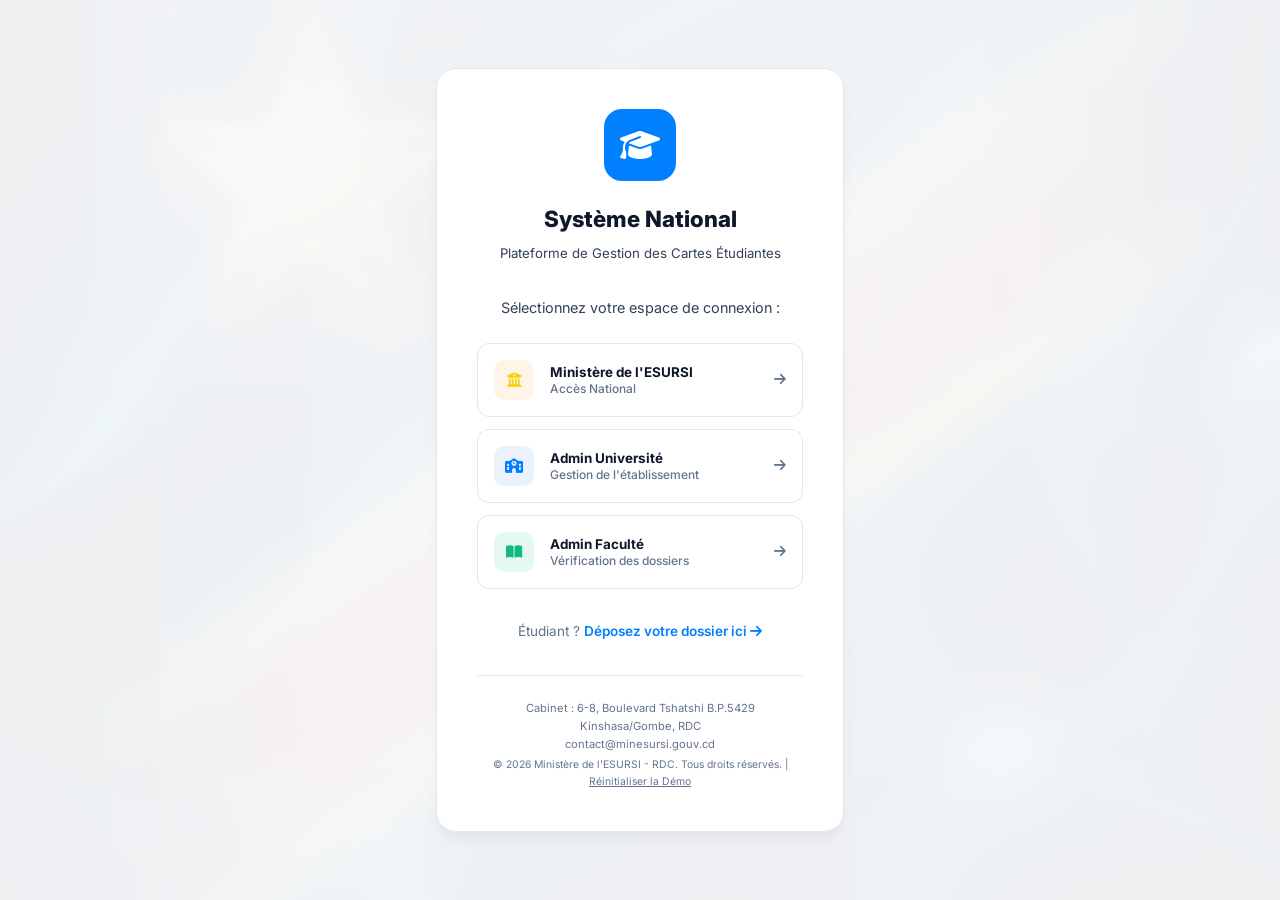
<file: Frontend/index.html>
<!DOCTYPE html>
<html lang="fr">
<head>
  <meta charset="UTF-8">
  <meta name="viewport" content="width=device-width, initial-scale=1.0">
  <title>Connexion — Système de Cartes Étudiantes</title>
  <link rel="stylesheet" href="https://cdnjs.cloudflare.com/ajax/libs/font-awesome/6.4.0/css/all.min.css">
  <link rel="stylesheet" href="src/style.css">
  <style>
    body { display: flex; align-items: center; justify-content: center; min-height: 100vh; background: var(--bg-primary); }
    .login-container { position: relative; z-index: 1; width: 100%; max-width: 440px; padding: 1rem; animation: fadeUp 0.5s ease; }
    .login-card { background: var(--bg-card); border: 1px solid var(--border); border-radius: 20px; padding: 2.5rem; box-shadow: var(--shadow-glow); }
    .login-header { text-align: center; margin-bottom: 2rem; }
    .login-emblem { width: 72px; height: 72px; border-radius: 18px; background: var(--blue-primary); color: white; display: flex; align-items: center; justify-content: center; font-size: 2rem; margin: 0 auto 1.25rem;  }
    .login-title { font-size: 1.4rem; font-weight: 800; margin-bottom: 0.35rem; }
    .login-subtitle { font-size: 0.83rem; color: var(--text-secondary); }
    .divider { display: flex; align-items: center; gap: 0.75rem; margin: 1.5rem 0; }
    .divider::before, .divider::after { content: ''; flex: 1; height: 1px; background: var(--border); }
    .divider span { font-size: 0.72rem; color: var(--text-muted); text-transform: uppercase; letter-spacing: 0.08em; }
    .demo-accounts { display: flex; flex-direction: column; gap: 0.5rem; }
    .demo-btn {
      display: flex; align-items: center; gap: 0.75rem; padding: 0.7rem 1rem;
      background: var(--bg-card); border: 1px solid var(--border); border-radius: var(--radius-sm);
      cursor: pointer; transition: var(--transition); color: var(--text-primary); font-family: inherit; font-size: 0.84rem; font-weight: 500;
    }
    .demo-btn:hover { background: var(--bg-card-hover); border-color: var(--border-active); transform: translateX(4px); }
    .demo-icon { width: 32px; height: 32px; border-radius: 8px; display: flex; align-items: center; justify-content: center; font-size: 0.9rem; flex-shrink: 0; }
    .icon-min { background: rgba(245,158,11,0.15); }
    .icon-uni { background: rgba(59,130,246,0.15); }
    .icon-fac { background: rgba(16,185,129,0.15); }
    .demo-info strong { display: block; }
    .demo-info span { font-size: 0.72rem; color: var(--text-muted); }
    .demo-arrow { margin-left: auto; color: var(--text-muted); font-size: 0.8rem; }
    .error-msg { background: rgba(239,68,68,0.1); border: 1px solid rgba(239,68,68,0.25); border-radius: var(--radius-sm); padding: 0.65rem 0.9rem; font-size: 0.83rem; color: var(--red); margin-top: 0.75rem; display: none; }
    .login-footer { text-align: center; margin-top: 1.5rem; font-size: 0.78rem; color: var(--text-muted); }
    .student-link { color: var(--blue-light); text-decoration: none; font-weight: 600; }
    .student-link:hover { text-decoration: underline; }
    .floating-orb {
      position: fixed; border-radius: 50%; filter: blur(80px); pointer-events: none; animation: float-orb 8s ease-in-out infinite;
    }
    .orb1 { width: 400px; height: 400px; background: rgba(59,130,246,0.08); top: -100px; left: -100px; }
    .orb2 { width: 300px; height: 300px; background: rgba(139,92,246,0.06); bottom: -80px; right: -80px; animation-delay: -4s; }
    @keyframes float-orb { 0%,100% { transform: translate(0,0); } 50% { transform: translate(30px, -30px); } }
  </style>
</head>

<body>
  <div class="bg-mesh"></div>
  
  <div class="login-container">
    <div class="login-card">
      <div class="login-header">
        <div class="login-emblem"><i class="fa-solid fa-graduation-cap"></i></div>
        <h1 class="login-title">Système National</h1>
        <p class="login-subtitle">Plateforme de Gestion des Cartes Étudiantes</p>
      </div>

      <p style="text-align:center; color:var(--text-secondary); margin-bottom: 1.5rem; font-size: 0.9rem;">
        Sélectionnez votre espace de connexion :
      </p>

      <div class="demo-accounts" style="display:flex; flex-direction:column; gap:0.75rem;">
        <!-- MINISTERE -->
        <button class="demo-btn" onclick="openModal('modal-min')" style="padding: 1rem; border: 1px solid var(--border); background: var(--bg-card); border-radius: var(--radius); cursor: pointer; display: flex; align-items: center; gap: 1rem; transition: var(--transition);">
          <div class="demo-icon icon-min" style="width: 40px; height: 40px; border-radius: 10px; display:flex; align-items:center; justify-content:center; background: rgba(245,158,11,0.1); color: var(--gold);"><i class="fa-solid fa-building-columns"></i></div>
          <div class="demo-info" style="text-align: left; flex: 1;">
            <strong style="display:block; color:var(--text-primary);">Ministère de l'ESURSI</strong>
            <span style="font-size:0.75rem; color:var(--text-muted);">Accès National</span>
          </div>
          <i class="fa-solid fa-arrow-right" style="color:var(--text-muted);"></i>
        </button>

        <!-- UNIVERSITE -->
        <button class="demo-btn" onclick="openModal('modal-uni')" style="padding: 1rem; border: 1px solid var(--border); background: var(--bg-card); border-radius: var(--radius); cursor: pointer; display: flex; align-items: center; gap: 1rem; transition: var(--transition);">
          <div class="demo-icon icon-uni" style="width: 40px; height: 40px; border-radius: 10px; display:flex; align-items:center; justify-content:center; background: rgba(59,130,246,0.1); color: var(--blue-primary);"><i class="fa-solid fa-school"></i></div>
          <div class="demo-info" style="text-align: left; flex: 1;">
            <strong style="display:block; color:var(--text-primary);">Admin Université</strong>
            <span style="font-size:0.75rem; color:var(--text-muted);">Gestion de l'établissement</span>
          </div>
          <i class="fa-solid fa-arrow-right" style="color:var(--text-muted);"></i>
        </button>

        <!-- FACULTE -->
        <button class="demo-btn" onclick="openModal('modal-fac')" style="padding: 1rem; border: 1px solid var(--border); background: var(--bg-card); border-radius: var(--radius); cursor: pointer; display: flex; align-items: center; gap: 1rem; transition: var(--transition);">
          <div class="demo-icon icon-fac" style="width: 40px; height: 40px; border-radius: 10px; display:flex; align-items:center; justify-content:center; background: rgba(16,185,129,0.1); color: var(--green);"><i class="fa-solid fa-book-open"></i></div>
          <div class="demo-info" style="text-align: left; flex: 1;">
            <strong style="display:block; color:var(--text-primary);">Admin Faculté</strong>
            <span style="font-size:0.75rem; color:var(--text-muted);">Vérification des dossiers</span>
          </div>
          <i class="fa-solid fa-arrow-right" style="color:var(--text-muted);"></i>
        </button>
      </div>

      <div class="login-footer" style="margin-top: 2rem; text-align: center; font-size: 0.85rem;">
        Étudiant ? <a href="pages/student.html" class="student-link" style="color: var(--blue-primary); font-weight: 600; text-decoration: none;">Déposez votre dossier ici <i class="fa-solid fa-arrow-right"></i></a>
      </div>

      <div class="official-footer" style="text-align: center; margin-top: 2rem; border-top: 1px solid var(--border); padding-top: 1.5rem;">
        <div style="font-size: 0.7rem; color: var(--text-muted); margin-bottom: 0.25rem;">
          Cabinet : 6-8, Boulevard Tshatshi B.P.5429 Kinshasa/Gombe, RDC<br>
          <a href="mailto:contact@minesursi.gouv.cd" style="color: var(--text-muted); text-decoration: none;">contact@minesursi.gouv.cd</a>
        </div>
        <div style="font-size: 0.65rem; color: var(--text-muted);">
          © 2026 Ministère de l'ESURSI - RDC. Tous droits réservés. | <a href="#" onclick="Store.resetDB(); location.reload(); return false;" style="color:var(--text-muted);text-decoration:underline;">Réinitialiser la Démo</a>
        </div>
      </div>
    </div>
  </div>

  <!-- MODAL MINISTERE -->
  <div class="modal-overlay" id="modal-min">
    <div class="modal" style="max-width: 400px;">
      <div class="modal-header">
        <h3 class="modal-title"><i class="fa-solid fa-building-columns" style="color:var(--gold); margin-right:8px;"></i> Connexion Ministère</h3>
        <button class="modal-close" onclick="closeModal('modal-min')"><i class="fa-solid fa-xmark"></i></button>
      </div>
      <div class="form-group">
        <label class="form-label">Mot de passe Administrateur National</label>
        <div style="position:relative;">
          <input type="password" id="pwd-min" class="form-control" placeholder="Entrez le mot de passe" style="padding-right: 40px;">
          <span onclick="togglePwd('pwd-min', this)" style="position:absolute; right:12px; top:50%; transform:translateY(-50%); cursor:pointer; color:var(--text-muted);"><i class="fa-regular fa-eye"></i></span>
        </div>
      </div>
      <div class="error-msg" id="err-min" style="color:var(--red); font-size:0.8rem; margin-bottom:1rem; display:none;">Mot de passe incorrect.</div>
      <button class="btn btn-primary" style="width:100%; justify-content:center;" onclick="loginMin()">Se connecter</button>
    </div>
  </div>

  <!-- MODAL UNIVERSITE -->
  <div class="modal-overlay" id="modal-uni">
    <div class="modal" style="max-width: 400px;">
      <div class="modal-header">
        <h3 class="modal-title"><i class="fa-solid fa-school" style="color:var(--blue-primary); margin-right:8px;"></i> Admin Université</h3>
        <button class="modal-close" onclick="closeModal('modal-uni')"><i class="fa-solid fa-xmark"></i></button>
      </div>
      <div class="form-group">
        <label class="form-label">Sélectionnez votre Université</label>
        <select id="sel-uni" class="form-control">
          <option value="">-- Sélectionner --</option>
        </select>
      </div>
      <div class="form-group">
        <label class="form-label">Mot de passe de l'Université</label>
        <div style="position:relative;">
          <input type="password" id="pwd-uni" class="form-control" placeholder="Entrez le mot de passe" style="padding-right: 40px;">
          <span onclick="togglePwd('pwd-uni', this)" style="position:absolute; right:12px; top:50%; transform:translateY(-50%); cursor:pointer; color:var(--text-muted);"><i class="fa-regular fa-eye"></i></span>
        </div>
      </div>
      <div class="error-msg" id="err-uni" style="color:var(--red); font-size:0.8rem; margin-bottom:1rem; display:none;">Université non sélectionnée ou mot de passe incorrect.</div>
      <button class="btn btn-primary" style="width:100%; justify-content:center;" onclick="loginUni()">Se connecter</button>
    </div>
  </div>

  <!-- MODAL FACULTE -->
  <div class="modal-overlay" id="modal-fac">
    <div class="modal" style="max-width: 400px;">
      <div class="modal-header">
        <h3 class="modal-title"><i class="fa-solid fa-book-open" style="color:var(--green); margin-right:8px;"></i> Admin Faculté</h3>
        <button class="modal-close" onclick="closeModal('modal-fac')"><i class="fa-solid fa-xmark"></i></button>
      </div>
      <div class="form-group">
        <label class="form-label">Université d'attache</label>
        <select id="sel-fac-uni" class="form-control" onchange="loadModalFaculties(this.value)">
          <option value="">-- Sélectionner l'université --</option>
        </select>
      </div>
      <div class="form-group">
        <label class="form-label">Sélectionnez votre Faculté</label>
        <select id="sel-fac" class="form-control" disabled>
          <option value="">-- Sélectionner la faculté --</option>
        </select>
      </div>
      <div class="form-group">
        <label class="form-label">Mot de passe de la Faculté</label>
        <div style="position:relative;">
          <input type="password" id="pwd-fac" class="form-control" placeholder="Entrez le mot de passe" style="padding-right: 40px;">
          <span onclick="togglePwd('pwd-fac', this)" style="position:absolute; right:12px; top:50%; transform:translateY(-50%); cursor:pointer; color:var(--text-muted);"><i class="fa-regular fa-eye"></i></span>
        </div>
      </div>
      <div class="error-msg" id="err-fac" style="color:var(--red); font-size:0.8rem; margin-bottom:1rem; display:none;">Faculté non sélectionnée ou mot de passe incorrect.</div>
      <button class="btn btn-primary" style="width:100%; justify-content:center;" onclick="loginFac()">Se connecter</button>
    </div>
  </div>

  <script src="src/store.js"></script>
  <script>
    function togglePwd(id, el) {
      const input = document.getElementById(id);
      const icon = el.querySelector('i');
      if (input.type === 'password') {
        input.type = 'text';
        icon.classList.remove('fa-eye');
        icon.classList.add('fa-eye-slash');
      } else {
        input.type = 'password';
        icon.classList.remove('fa-eye-slash');
        icon.classList.add('fa-eye');
      }
    }
    
    function openModal(id) {
      document.getElementById(id).classList.add('open');
      if(id === 'modal-uni' || id === 'modal-fac') loadUniversities(id);
    }
    
    function closeModal(id) {
      document.getElementById(id).classList.remove('open');
      document.querySelectorAll('.error-msg').forEach(el => el.style.display = 'none');
      document.querySelectorAll('input').forEach(el => el.value = '');
    }

    function loadUniversities(modalId) {
      const univs = Store.getUniversities();
      const selId = modalId === 'modal-uni' ? 'sel-uni' : 'sel-fac-uni';
      const sel = document.getElementById(selId);
      sel.innerHTML = '<option value="">-- Sélectionner --</option>';
      univs.forEach(u => {
        const opt = document.createElement('option');
        opt.value = u.id; opt.textContent = u.nom;
        sel.appendChild(opt);
      });
    }

    function loadModalFaculties(univId) {
      const sel = document.getElementById('sel-fac');
      sel.innerHTML = '<option value="">-- Sélectionner la faculté --</option>';
      sel.disabled = !univId;
      if(!univId) return;
      const facs = Store.getFaculties(parseInt(univId));
      facs.forEach(f => {
        const opt = document.createElement('option');
        opt.value = f.id; opt.textContent = f.nom;
        sel.appendChild(opt);
      });
    }

    function loginMin() {
      const pwd = document.getElementById('pwd-min').value.trim();
      const user = Store.authenticateMinistere(pwd);
      if(user) { Store.saveSession(user); window.location.href = 'pages/ministere.html'; }
      else { document.getElementById('err-min').style.display = 'block'; }
    }

    function loginUni() {
      const id = document.getElementById('sel-uni').value;
      const pwd = document.getElementById('pwd-uni').value.trim();
      if(!id) { document.getElementById('err-uni').style.display = 'block'; return; }
      const user = Store.authenticateByUniversity(id, pwd);
      if(user) { Store.saveSession(user); window.location.href = 'pages/universite.html'; }
      else { document.getElementById('err-uni').style.display = 'block'; }
    }

    function loginFac() {
      const id = document.getElementById('sel-fac').value;
      const pwd = document.getElementById('pwd-fac').value.trim();
      if(!id) { document.getElementById('err-fac').style.display = 'block'; return; }
      const user = Store.authenticateByFaculty(id, pwd);
      if(user) { Store.saveSession(user); window.location.href = 'pages/faculte.html'; }
      else { document.getElementById('err-fac').style.display = 'block'; }
    }

    // Add CSS for demo-btn hover effects missing from style.css
    document.querySelectorAll('.demo-btn').forEach(btn => {
      btn.addEventListener('mouseenter', () => btn.style.transform = 'translateY(-2px)');
      btn.addEventListener('mouseleave', () => btn.style.transform = 'translateY(0)');
    });
  </script>
</body>

</html>
</file>
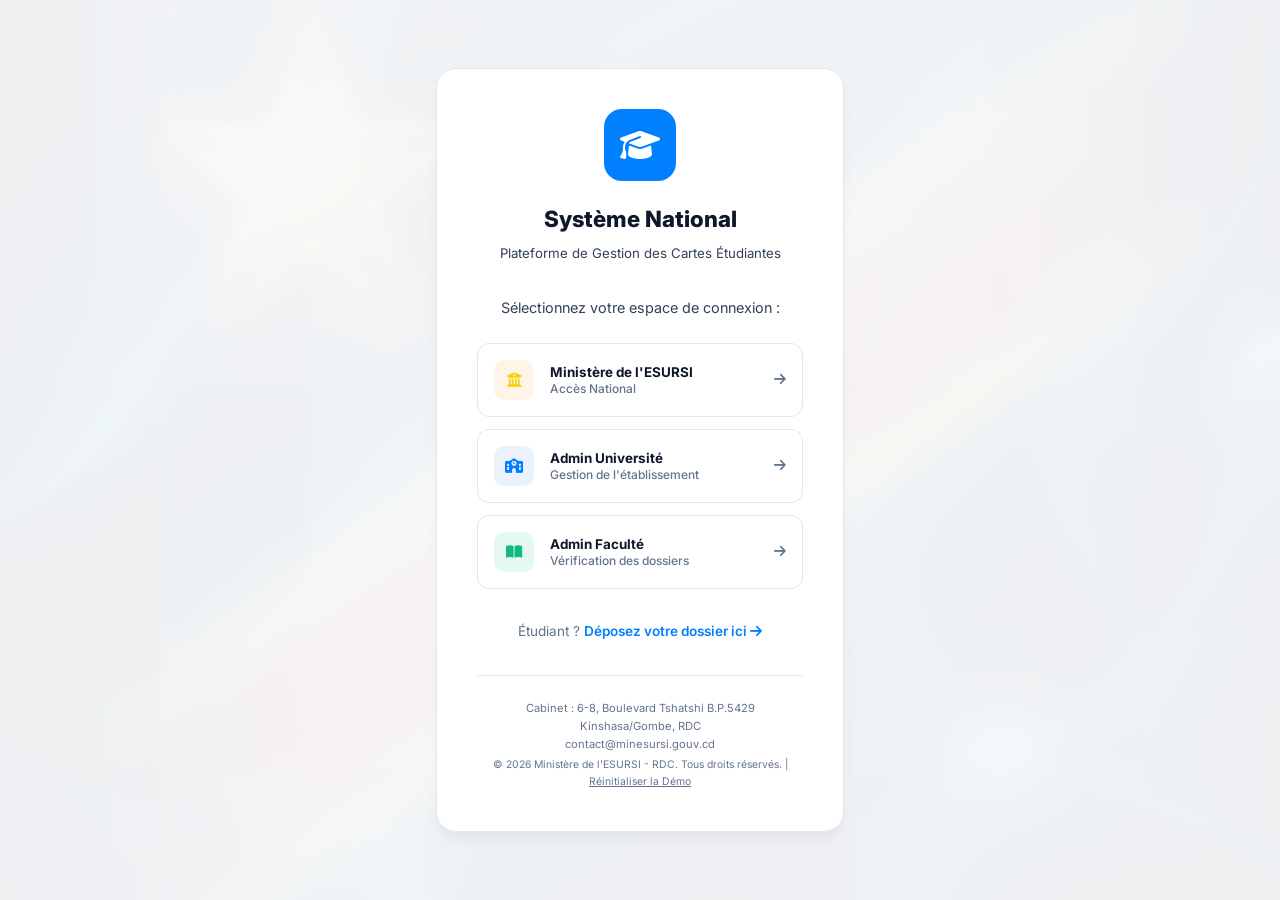
<file: Frontend/pages/faculte.html>
<!DOCTYPE html>
<html lang="fr">
<head>
  <meta charset="UTF-8"><meta name="viewport" content="width=device-width, initial-scale=1.0">
  <title>Faculté — Cartes Étudiantes</title>
  <link rel="stylesheet" href="https://cdnjs.cloudflare.com/ajax/libs/font-awesome/6.4.0/css/all.min.css">
  <link rel="stylesheet" href="../src/style.css">
</head>
<body>
<div class="bg-mesh"></div>
<div class="notif-container" id="notif-container"></div>

<aside class="sidebar">
  <div class="sidebar-logo">
    <div class="logo-icon"><i class="fa-solid fa-book-open"></i></div>
    <div class="logo-text"><strong id="fac-name-sidebar">Faculté</strong><span>Administration</span></div>
  </div>
  <div class="sidebar-role role-FACULTE"><i class="fa-solid fa-book-open"></i> Admin Faculté</div>
  <nav class="sidebar-nav">
    <a class="nav-item active" href="#" onclick="showTab('dashboard')"><span class="nav-icon"><i class="fa-solid fa-chart-simple"></i></span>Tableau de bord</a>
    <a class="nav-item" href="#" onclick="showTab('dossiers')"><span class="nav-icon"><i class="fa-solid fa-folder-open"></i></span>Dossiers reçus</a>
    <a class="nav-item" href="#" onclick="showTab('verification')"><span class="nav-icon"><i class="fa-solid fa-magnifying-glass"></i></span>Vérification</a>
    <a class="nav-item" href="#" onclick="showTab('transmis')"><span class="nav-icon"><i class="fa-solid fa-paper-plane"></i></span>Transmis</a>
  </nav>
  <div class="sidebar-footer">
    <div class="user-card">
      <div class="user-avatar" id="sidebar-avatar">F</div>
      <div class="user-info"><strong id="sidebar-name">...</strong><span>Faculté</span></div>
    </div>
    <button class="btn btn-secondary" style="width:100%;margin-top:.75rem;justify-content:center" onclick="logout()"><i class="fa-solid fa-arrow-right-from-bracket"></i> Déconnexion</button>
  </div>
</aside>

<main class="main-wrapper">
  <!-- DASHBOARD -->
  <div id="tab-dashboard">
    <div class="topbar">
      <div><div class="page-title">Tableau de bord</div><div class="page-subtitle">Gestion des dossiers étudiants de la faculté</div></div>
      <button class="btn btn-primary" onclick="showTab('verification')"><i class="fa-solid fa-magnifying-glass"></i> Vérifier des dossiers</button>
    </div>
    <div class="stats-grid" id="dash-stats"></div>
    <div class="glass-card" style="padding:1.5rem;margin-top:0">
      <div class="section-header"><div class="section-title"><i class="fa-solid fa-folder-open"></i> Dossiers récents</div><button class="btn btn-secondary btn-sm" onclick="showTab('dossiers')">Tout voir</button></div>
      <div class="table-wrapper"><table>
        <thead><tr><th>ID National</th><th>Étudiant</th><th>Promotion</th><th>Statut</th><th>Soumis</th></tr></thead>
        <tbody id="recent-students"></tbody>
      </table></div>
    </div>
  </div>

  <!-- DOSSIERS REÇUS -->
  <div id="tab-dossiers" style="display:none">
    <div class="topbar">
      <div><div class="page-title"><i class="fa-solid fa-folder-open"></i> Dossiers Reçus</div><div class="page-subtitle">Tous les dossiers déposés par les étudiants</div></div>
    </div>
    <div class="glass-card" style="padding:1.5rem">
      <div class="table-wrapper"><table>
        <thead><tr><th>ID National</th><th>Nom complet</th><th>Matricule univ.</th><th>Promotion</th><th>Statut</th><th>Date soumission</th><th>Actions</th></tr></thead>
        <tbody id="all-students-tbody"></tbody>
      </table></div>
    </div>
  </div>

  <!-- VERIFICATION -->
  <div id="tab-verification" style="display:none">
    <div class="topbar">
      <div><div class="page-title"><i class="fa-solid fa-magnifying-glass"></i> Vérification des Dossiers</div><div class="page-subtitle">Contrôlez et corrigez les dossiers avant transmission</div></div>
    </div>
    <div id="verify-list"></div>
  </div>

  <!-- TRANSMIS -->
  <div id="tab-transmis" style="display:none">
    <div class="topbar">
      <div><div class="page-title"><i class="fa-solid fa-paper-plane"></i> Dossiers Transmis</div><div class="page-subtitle">Dossiers envoyés à l'université pour validation finale</div></div>
    </div>
    <div class="glass-card" style="padding:1.5rem">
      <div class="table-wrapper"><table>
        <thead><tr><th>ID National</th><th>Étudiant</th><th>Promotion</th><th>Statut</th><th>Carte</th></tr></thead>
        <tbody id="transmis-tbody"></tbody>
      </table></div>
    </div>
  </div>
</main>

<!-- MODAL: Detail Dossier -->
<div class="modal-overlay" id="modal-detail">
  <div class="modal" style="max-width:620px">
    <div class="modal-header"><div class="modal-title" id="modal-detail-title">Détail du dossier</div><button class="modal-close" onclick="closeModal('modal-detail')">✕</button></div>
    <div id="modal-detail-body"></div>
  </div>
</div>

<script src="../src/store.js"></script>
<script>
const user = Store.requireAuth(['FACULTE']);
const facId = user ? user.faculty_id : null;
const univId = user ? user.university_id : null;

if (user) {
  document.getElementById('sidebar-name').textContent = user.nom;
  document.getElementById('sidebar-avatar').textContent = user.nom[0];
  const facs = Store.getFaculties(univId);
  const fac = facs.find(f=>f.id===facId);
  if (fac) document.getElementById('fac-name-sidebar').textContent = fac.nom;
}

function showTab(name) {
  ['dashboard','dossiers','verification','transmis'].forEach(t=>{
    document.getElementById(`tab-${t}`).style.display = t===name?'':'none';
  });
  document.querySelectorAll('.nav-item').forEach((el,i)=>{
    el.classList.toggle('active',['dashboard','dossiers','verification','transmis'][i]===name);
  });
  if(name==='dashboard') renderDashboard();
  if(name==='dossiers') renderDossiers();
  if(name==='verification') renderVerification();
  if(name==='transmis') renderTransmis();
}

function getMyStudents() { return Store.getStudents({faculty_id: facId}); }

function renderDashboard() {
  const students = getMyStudents();
  const en_attente = students.filter(s=>s.status==='EN_ATTENTE').length;
  const valides = students.filter(s=>s.status==='FACULTE_VALIDÉ').length;
  const cartes = students.filter(s=>s.status==='CARTE_GÉNÉRÉE').length;
  document.getElementById('dash-stats').innerHTML = `
    <div class="glass-card stat-card anim-fade-up" style="--accent-color:#3b82f6" onclick="showTab('verify')">
      <div class="stat-icon"><i class="fa-solid fa-folder-open"></i></div><div class="stat-label">Total dossiers</div>
      <div class="stat-value" style="color:var(--blue-light)">${students.length}</div><div class="stat-sub">Reçus</div>
    </div>
    <div class="glass-card stat-card anim-fade-up" style="--accent-color:#f59e0b" onclick="showTab('dossiers')">
      <div class="stat-icon"><i class="fa-solid fa-hourglass-half"></i></div><div class="stat-label">En attente</div>
      <div class="stat-value" style="color:var(--gold)">${en_attente}</div><div class="stat-sub">À vérifier</div>
    </div>
    <div class="glass-card stat-card anim-fade-up" style="--accent-color:#10b981" onclick="showTab('dossiers')">
      <div class="stat-icon"><i class="fa-solid fa-paper-plane"></i></div><div class="stat-label">Transmis</div>
      <div class="stat-value" style="color:var(--green)">${valides}</div><div class="stat-sub">À l'université</div>
    </div>
    <div class="glass-card stat-card anim-fade-up" style="--accent-color:#8b5cf6" onclick="showTab('cards')">
      <div class="stat-icon"><i class="fa-solid fa-id-card"></i></div><div class="stat-label">Cartes générées</div>
      <div class="stat-value" style="color:#a78bfa">${cartes}</div><div class="stat-sub">Complétés</div>
    </div>`;

  const recent = students.slice(-5).reverse();
  document.getElementById('recent-students').innerHTML = recent.map(s=>`
    <tr>
      <td style="font-family:monospace;color:var(--blue-light);font-size:.8rem">${s.national_id}</td>
      <td style="font-weight:600">${s.nom} ${s.postnom} ${s.prenom}</td>
      <td><span class="badge badge-info">${s.promotion}</span></td>
      <td>${statusBadge(s.status)}</td>
      <td style="font-size:.78rem;color:var(--text-muted)">${new Date(s.submitted_at).toLocaleDateString('fr-FR')}</td>
    </tr>`).join('') || '<tr><td colspan="5" style="text-align:center;color:var(--text-muted);padding:1.5rem">Aucun dossier</td></tr>';
}

function renderDossiers() {
  const students = getMyStudents();
  document.getElementById('all-students-tbody').innerHTML = students.map(s=>`
    <tr>
      <td style="font-family:monospace;color:var(--blue-light);font-size:.8rem">${s.national_id}</td>
      <td style="font-weight:600">${s.nom} ${s.postnom} ${s.prenom}</td>
      <td style="font-size:.8rem;color:var(--text-secondary)">${s.university_student_id}</td>
      <td><span class="badge badge-info">${s.promotion}</span></td>
      <td>${statusBadge(s.status)}</td>
      <td style="font-size:.78rem;color:var(--text-muted)">${new Date(s.submitted_at).toLocaleDateString('fr-FR')}</td>
      <td><button class="btn btn-secondary btn-sm" onclick="openDetail(${s.id})"><i class="fa-solid fa-eye"></i> Détail</button></td>
    </tr>`).join('') || '<tr><td colspan="7" style="text-align:center;color:var(--text-muted);padding:2rem">Aucun dossier reçu</td></tr>';
}

function renderVerification() {
  const pending = getMyStudents().filter(s=>s.status==='EN_ATTENTE');
  if (!pending.length) {
    document.getElementById('verify-list').innerHTML = `
      <div class="glass-card" style="padding:3rem;text-align:center">
        <div style="font-size:3rem;margin-bottom:1rem"><i class="fa-solid fa-check"></i></div>
        <div style="font-size:1.1rem;font-weight:700;margin-bottom:.5rem">Tous les dossiers sont traités !</div>
        <p style="color:var(--text-secondary);font-size:.87rem">Il n'y a aucun dossier en attente de vérification.</p>
      </div>`;
    return;
  }
  document.getElementById('verify-list').innerHTML = pending.map(s=>`
    <div class="glass-card" style="padding:1.5rem;margin-bottom:1.25rem" id="card-${s.id}">
      <div style="display:flex;align-items:flex-start;gap:1.25rem;flex-wrap:wrap">
        <div style="width:64px;height:80px;border-radius:8px;background:rgba(255,255,255,.06);border:1px solid var(--border);display:flex;align-items:center;justify-content:center;font-size:2rem;flex-shrink:0"><i class="fa-solid fa-user"></i></div>
        <div style="flex:1;min-width:200px">
          <div style="font-weight:700;font-size:1rem;margin-bottom:.25rem">${s.nom} ${s.postnom} ${s.prenom}</div>
          <div style="font-family:monospace;font-size:.78rem;color:var(--blue-light);margin-bottom:.5rem">${s.national_id}</div>
          <div style="display:flex;gap:.5rem;flex-wrap:wrap;font-size:.8rem;color:var(--text-secondary)">
            <span><i class="fa-solid fa-clipboard-list"></i> ${s.university_student_id}</span>
            <span><i class="fa-solid fa-graduation-cap"></i> ${s.promotion}</span>
            <span><i class="fa-solid fa-calendar-days"></i> ${s.academic_year}</span>
            <span><i class="fa-solid fa-calendar"></i> Soumis ${new Date(s.submitted_at).toLocaleDateString('fr-FR')}</span>
          </div>
        </div>
        <div>
          <div style="margin-bottom:.5rem;font-size:.78rem;font-weight:600;color:var(--text-muted);text-transform:uppercase;letter-spacing:.06em">Vérifications</div>
          <div style="display:flex;flex-direction:column;gap:.3rem;font-size:.82rem">
            <div style="color:var(--green)"><i class="fa-solid fa-check"></i> Informations complètes</div>
            <div style="color:var(--green)"><i class="fa-solid fa-check"></i> Matricule vérifié</div>
            <div style="color:var(--green)"><i class="fa-solid fa-check"></i> Photo présente</div>
            <div style="color:var(--green)"><i class="fa-solid fa-check"></i> Aucun doublon</div>
          </div>
        </div>
      </div>
      <div style="margin-top:1rem;padding-top:1rem;border-top:1px solid var(--border)">
        <div style="font-size:.8rem;font-weight:600;color:var(--text-muted);margin-bottom:.5rem">Note de correction (optionnel)</div>
        <textarea id="note-${s.id}" class="form-control" placeholder="Ajouter une note ou correction..." style="height:60px;resize:vertical;font-size:.83rem"></textarea>
      </div>
      <div style="display:flex;gap:.75rem;justify-content:flex-end;margin-top:1rem">
        <button class="btn btn-danger btn-sm" onclick="rejectStudent(${s.id})"><i class="fa-solid fa-xmark"></i> Rejeter</button>
        <button class="btn btn-success" onclick="transmitStudent(${s.id})"><i class="fa-solid fa-paper-plane"></i> Transmettre à l'université</button>
      </div>
    </div>`).join('');
}

function renderTransmis() {
  const students = getMyStudents().filter(s=>['FACULTE_VALIDÉ','UNIVERSITÉ_VALIDÉ','CARTE_GÉNÉRÉE'].includes(s.status));
  document.getElementById('transmis-tbody').innerHTML = students.map(s=>`
    <tr>
      <td style="font-family:monospace;color:var(--blue-light);font-size:.8rem">${s.national_id}</td>
      <td style="font-weight:600">${s.nom} ${s.postnom} ${s.prenom}</td>
      <td><span class="badge badge-info">${s.promotion}</span></td>
      <td>${statusBadge(s.status)}</td>
      <td>${s.status==='CARTE_GÉNÉRÉE'?'<span class="badge badge-success"><i class="fa-solid fa-check"></i> Disponible</span>':'<span style="color:var(--text-muted);font-size:.8rem">En cours</span>'}</td>
    </tr>`).join('') || '<tr><td colspan="5" style="text-align:center;color:var(--text-muted);padding:2rem">Aucun dossier transmis</td></tr>';
}

function transmitStudent(id) {
  Store.updateStudentStatus(id,'FACULTE_VALIDÉ',user.id);
  showNotif('Dossier transmis à l\'université avec succès !','success');
  document.getElementById(`card-${id}`)?.remove();
  const pending = getMyStudents().filter(s=>s.status==='EN_ATTENTE');
  if (!pending.length) renderVerification();
}

function rejectStudent(id) {
  Store.updateStudentStatus(id,'REJETÉ',user.id);
  showNotif('Dossier rejeté.','warning');
  document.getElementById(`card-${id}`)?.remove();
}

function openDetail(id) {
  const s = getMyStudents().find(st=>st.id===id);
  if (!s) return;
  document.getElementById('modal-detail-title').textContent = `Dossier — ${s.national_id}`;
  document.getElementById('modal-detail-body').innerHTML = `
    <div style="display:grid;grid-template-columns:1fr 1fr;gap:.75rem 1.5rem;font-size:.87rem">
      ${field('Nom',s.nom)} ${field('Post-nom',s.postnom)}
      ${field('Prénom',s.prenom)} ${field('Promotion',s.promotion)}
      ${field('ID National',s.national_id,'font-family:monospace;color:var(--blue-light)')}
      ${field('Matricule Univ.',s.university_student_id)}
      ${field('Année acad.',s.academic_year)} ${field('Statut',s.status)}
      ${field('Photo',s.photo_path||'(non stockée en démo)')}
      ${field('Soumis le',new Date(s.submitted_at).toLocaleString('fr-FR'))}
    </div>
    <div style="margin-top:1.5rem;display:flex;gap:.75rem;justify-content:flex-end">
      <button class="btn btn-secondary" onclick="closeModal('modal-detail')">Fermer</button>
      ${s.status==='EN_ATTENTE'?`<button class="btn btn-success" onclick="transmitStudent(${s.id});closeModal('modal-detail');showTab('verification')"><i class="fa-solid fa-paper-plane"></i> Transmettre</button>`:''}
    </div>`;
  openModal('modal-detail');
}

function field(label,val,style='') {
  return `<div><div style="font-size:.72rem;font-weight:600;text-transform:uppercase;letter-spacing:.06em;color:var(--text-muted);margin-bottom:.2rem">${label}</div><div style="${style}">${val||'—'}</div></div>`;
}

function statusBadge(s) {
  const map = {
    'EN_ATTENTE':'<span class="badge badge-warning"><i class="fa-solid fa-hourglass-half"></i> En attente</span>',
    'FACULTE_VALIDÉ':'<span class="badge badge-info"><i class="fa-solid fa-paper-plane"></i> Transmis</span>',
    'UNIVERSITÉ_VALIDÉ':'<span class="badge badge-success"><i class="fa-solid fa-check"></i> Validé Université</span>',
    'CARTE_GÉNÉRÉE':'<span class="badge badge-purple"><i class="fa-solid fa-id-card"></i> Carte générée</span>',
    'REJETÉ':'<span class="badge badge-error"><i class="fa-solid fa-xmark"></i> Rejeté</span>',
  };
  return map[s]||s;
}

function openModal(id) { document.getElementById(id).classList.add('open'); }
function closeModal(id) { document.getElementById(id).classList.remove('open'); }
function logout() { Store.clearSession(); window.location.href='../index.html'; }
function showNotif(msg,type='info') {
  const c=document.getElementById('notif-container');
  const el=document.createElement('div'); el.className=`notif notif-${type}`; el.textContent=msg;
  c.appendChild(el); setTimeout(()=>el.remove(),4000);
}

renderDashboard();
</script>
</body>
</html>
</file>
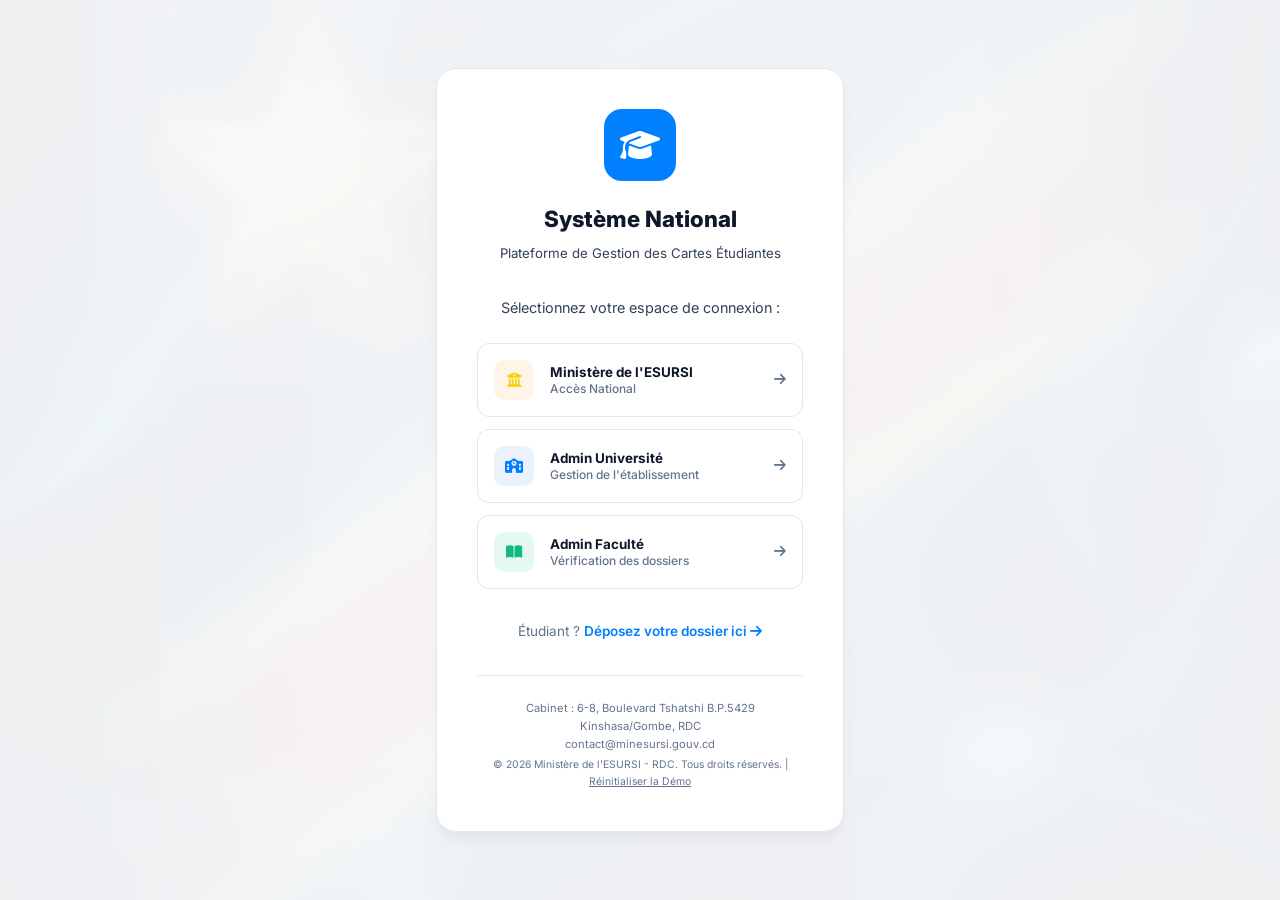
<file: Frontend/pages/ministere.html>
<!DOCTYPE html>
<html lang="fr">
<head>
  <meta charset="UTF-8">
  <meta name="viewport" content="width=device-width, initial-scale=1.0">
  <title>Ministère — Système de Cartes Étudiantes</title>
  <link rel="stylesheet" href="https://cdnjs.cloudflare.com/ajax/libs/font-awesome/6.4.0/css/all.min.css">
  <link rel="stylesheet" href="../src/style.css">
  <style>
    .content-grid { display: grid; grid-template-columns: 1fr 1fr; gap: 1.25rem; }
    .content-full { grid-column: 1 / -1; }
    @media(max-width:900px) { .content-grid { grid-template-columns: 1fr; } }
    .univ-card { padding: 1.1rem 1.25rem; display: flex; align-items: center; gap: 1rem; border-bottom: 1px solid var(--border); }
    .univ-card:last-child { border-bottom: none; }
    .univ-avatar { width: 42px; height: 42px; border-radius: 10px; background: linear-gradient(135deg, var(--blue-primary), var(--purple)); display: flex; align-items: center; justify-content: center; font-size: 1.1rem; flex-shrink: 0; }
    .univ-code { font-family: monospace; font-size: 0.72rem; color: var(--text-muted); }
  </style>
</head>
<body>
  <div class="bg-mesh"></div>
  <div class="notif-container" id="notif-container"></div>

  <!-- Sidebar -->
  <aside class="sidebar">
    <div class="sidebar-logo">
      <div class="logo-icon"><i class="fa-solid fa-building-columns"></i></div>
      <div class="logo-text"><strong>Ministère</strong><span>Niveau National</span></div>
    </div>
    <div class="sidebar-role role-MINISTERE"><i class="fa-solid fa-building-columns"></i> Ministère de l'Éducation</div>
    <nav class="sidebar-nav">
      <div class="nav-section-title">Navigation</div>
      <a class="nav-item active" href="#" onclick="showTab('dashboard')"><span class="nav-icon"><i class="fa-solid fa-chart-simple"></i></span>Tableau de bord</a>
      <a class="nav-item" href="#" onclick="showTab('universities')"><span class="nav-icon"><i class="fa-solid fa-school"></i></span>Universités</a>
      <a class="nav-item" href="#" onclick="showTab('admins')"><span class="nav-icon"><i class="fa-solid fa-users"></i></span>Administrateurs</a>
      <a class="nav-item" href="#" onclick="showTab('logs')"><span class="nav-icon"><i class="fa-solid fa-clipboard-list"></i></span>Journal des actions</a>
      <a class="nav-item" href="#" onclick="showTab('stats')"><span class="nav-icon"><i class="fa-solid fa-chart-line"></i></span>Statistiques</a>
    </nav>
    <div class="sidebar-footer">
      <div class="user-card">
        <div class="user-avatar" id="sidebar-avatar">M</div>
        <div class="user-info">
          <strong id="sidebar-name">...</strong>
          <span>Ministère</span>
        </div>
      </div>
      <button class="btn btn-secondary" style="width:100%;margin-top:0.75rem;justify-content:center;" onclick="logout()"><i class="fa-solid fa-arrow-right-from-bracket"></i> Déconnexion</button>
    </div>
  </aside>

  <!-- Main -->
  <main class="main-wrapper">
    <!-- TAB: Dashboard -->
    <div id="tab-dashboard">
      <div class="topbar">
        <div><div class="page-title">Tableau de bord national</div><div class="page-subtitle">Vue d'ensemble du système de gestion des cartes étudiantes</div></div>
        <button class="btn btn-gold" onclick="openModal('modal-add-univ')">+ Nouvelle université</button>
      </div>
      <div class="stats-grid" id="stats-grid"></div>
      <div class="content-grid">
        <div class="glass-card" style="padding:1.5rem;">
          <div class="section-header">
            <div><div class="section-title"><i class="fa-solid fa-school"></i> Universités enregistrées</div><div class="section-subtitle">Toutes les universités du système</div></div>
            <button class="btn btn-secondary btn-sm" onclick="showTab('universities')">Voir tout</button>
          </div>
          <div id="mini-univ-list"></div>
        </div>
        <div class="glass-card" style="padding:1.5rem;">
          <div class="section-header">
            <div><div class="section-title"><i class="fa-solid fa-clipboard-list"></i> Dernières actions</div><div class="section-subtitle">Journal d'activité récent</div></div>
            <button class="btn btn-secondary btn-sm" onclick="showTab('logs')">Voir tout</button>
          </div>
          <div id="mini-log-list"></div>
        </div>
      </div>
    </div>

    <!-- TAB: Universities -->
    <div id="tab-universities" style="display:none;">
      <div class="topbar">
        <div><div class="page-title"><i class="fa-solid fa-school"></i> Gestion des Universités</div><div class="page-subtitle">Créer et gérer les universités</div></div>
        <button class="btn btn-primary" onclick="openModal('modal-add-univ')">+ Nouvelle université</button>
      </div>
      <div class="glass-card" style="padding:1.5rem;">
        <div class="table-wrapper">
          <table id="univ-table">
            <thead><tr><th>Code</th><th>Nom</th><th>Facultés</th><th>Étudiants</th><th>Statut</th><th>Actions</th></tr></thead>
            <tbody id="univ-tbody"></tbody>
          </table>
        </div>
      </div>
    </div>

    <!-- TAB: Admins -->
    <div id="tab-admins" style="display:none;">
      <div class="topbar">
        <div><div class="page-title"><i class="fa-solid fa-users"></i> Administrateurs Université</div><div class="page-subtitle">Gérer les administrateurs des universités</div></div>
        <button class="btn btn-primary" onclick="openModal('modal-add-admin')">+ Nouvel administrateur</button>
      </div>
      <div class="glass-card" style="padding:1.5rem;">
        <div class="table-wrapper">
          <table>
            <thead><tr><th>Nom</th><th>Email</th><th>Université</th><th>Statut</th></tr></thead>
            <tbody id="admins-tbody"></tbody>
          </table>
        </div>
      </div>
    </div>

    <!-- TAB: Logs -->
    <div id="tab-logs" style="display:none;">
      <div class="topbar"><div><div class="page-title"><i class="fa-solid fa-clipboard-list"></i> Journal des Actions</div><div class="page-subtitle">Traçabilité complète de toutes les opérations</div></div></div>
      <div class="glass-card" style="padding:1.5rem;">
        <div id="full-log-list"></div>
      </div>
    </div>

    <!-- TAB: Stats -->
    <div id="tab-stats" style="display:none;">
      <div class="topbar"><div><div class="page-title"><i class="fa-solid fa-chart-line"></i> Statistiques Nationales</div><div class="page-subtitle">Analyse et suivi des données du système</div></div></div>
      <div class="stats-grid" id="stats-grid-2"></div>
      <div class="glass-card" style="padding:1.5rem;margin-top:1.25rem;">
        <div class="section-title" style="margin-bottom:1rem;">Répartition par statut des étudiants</div>
        <div id="status-chart"></div>
      </div>
    </div>
  </main>

  <!-- MODAL: Add University -->
  <div class="modal-overlay" id="modal-add-univ">
    <div class="modal">
      <div class="modal-header">
        <div class="modal-title"><i class="fa-solid fa-school"></i> Créer une université</div>
        <button class="modal-close" onclick="closeModal('modal-add-univ')">✕</button>
      </div>
      <form onsubmit="addUniversity(event)">
        <div class="form-group">
          <label class="form-label">Code <span>*</span></label>
          <input id="new-univ-code" type="text" class="form-control" placeholder="Ex: UNIBU" required>
        </div>
        <div class="form-group">
          <label class="form-label">Nom complet <span>*</span></label>
          <input id="new-univ-nom" type="text" class="form-control" placeholder="Ex: Université de Bukavu" required>
        </div>
        <div style="display:flex;gap:0.75rem;justify-content:flex-end;margin-top:1.25rem;">
          <button type="button" class="btn btn-secondary" onclick="closeModal('modal-add-univ')">Annuler</button>
          <button type="submit" class="btn btn-primary">Créer l'université</button>
        </div>
      </form>
    </div>
  </div>

  <!-- MODAL: Add Admin -->
  <div class="modal-overlay" id="modal-add-admin">
    <div class="modal">
      <div class="modal-header">
        <div class="modal-title"><i class="fa-solid fa-user"></i> Créer un administrateur</div>
        <button class="modal-close" onclick="closeModal('modal-add-admin')">✕</button>
      </div>
      <form onsubmit="addAdmin(event)">
        <div class="form-group">
          <label class="form-label">Nom complet <span>*</span></label>
          <input id="new-admin-nom" type="text" class="form-control" required>
        </div>
        <div class="form-group">
          <label class="form-label">Email <span>*</span></label>
          <input id="new-admin-email" type="email" class="form-control" required>
        </div>
        <div class="form-group">
          <label class="form-label">Mot de passe <span>*</span></label>
          <input id="new-admin-pass" type="password" class="form-control" required>
        </div>
        <div class="form-group">
          <label class="form-label">Université <span>*</span></label>
          <select id="new-admin-univ" class="form-control" required></select>
        </div>
        <div style="display:flex;gap:0.75rem;justify-content:flex-end;margin-top:1.25rem;">
          <button type="button" class="btn btn-secondary" onclick="closeModal('modal-add-admin')">Annuler</button>
          <button type="submit" class="btn btn-primary">Créer l'administrateur</button>
        </div>
      </form>
    </div>
  </div>

  <script src="../src/store.js"></script>
  <script>
    const user = Store.requireAuth(['MINISTERE']);
    if (user) {
      document.getElementById('sidebar-name').textContent = user.nom;
      document.getElementById('sidebar-avatar').textContent = user.nom[0];
    }

    function showTab(name) {
      ['dashboard','universities','admins','logs','stats'].forEach(t => {
        document.getElementById(`tab-${t}`).style.display = t === name ? '' : 'none';
      });
      document.querySelectorAll('.nav-item').forEach(el => el.classList.remove('active'));
      const tabMap = { dashboard: 0, universities: 1, admins: 2, logs: 3, stats: 4 };
      document.querySelectorAll('.nav-item')[tabMap[name]]?.classList.add('active');
      if (name === 'dashboard') renderDashboard();
      if (name === 'universities') renderUniversities();
      if (name === 'admins') renderAdmins();
      if (name === 'logs') renderLogs();
      if (name === 'stats') renderStats();
    }

    function renderDashboard() {
      const stats = Store.getStats();
      const grid = document.getElementById('stats-grid');
      grid.innerHTML = `
        <div class="glass-card stat-card anim-fade-up" style="--accent-color:#f59e0b" onclick="showTab('universities')">
          <div class="stat-icon"><i class="fa-solid fa-school"></i></div>
          <div class="stat-label">Universités</div>
          <div class="stat-value" style="color:var(--gold)">${stats.total_universities}</div>
          <div class="stat-sub">Institutions enregistrées</div>
        </div>
        <div class="glass-card stat-card anim-fade-up" style="--accent-color:#3b82f6" onclick="showTab('stats')">
          <div class="stat-icon"><i class="fa-solid fa-book-open"></i></div>
          <div class="stat-label">Facultés</div>
          <div class="stat-value" style="color:var(--blue-light)">${stats.total_faculties}</div>
          <div class="stat-sub">Au total</div>
        </div>
        <div class="glass-card stat-card anim-fade-up" style="--accent-color:#10b981" onclick="showTab('stats')">
          <div class="stat-icon"><i class="fa-solid fa-graduation-cap"></i></div>
          <div class="stat-label">Étudiants</div>
          <div class="stat-value" style="color:var(--green)">${stats.total_students}</div>
          <div class="stat-sub">Dossiers enregistrés</div>
        </div>
        <div class="glass-card stat-card anim-fade-up" style="--accent-color:#8b5cf6" onclick="showTab('stats')">
          <div class="stat-icon"><i class="fa-solid fa-id-card"></i></div>
          <div class="stat-label">Cartes générées</div>
          <div class="stat-value" style="color:#a78bfa">${stats.cartes_generees}</div>
          <div class="stat-sub">Cartes actives</div>
        </div>
      `;
      // Mini univ list
      const univs = Store.getUniversities();
      const facs = Store.getFaculties();
      const students = Store.getStudents();
      document.getElementById('mini-univ-list').innerHTML = univs.map(u => `
        <div class="univ-card">
          <div class="univ-avatar"><i class="fa-solid fa-school"></i></div>
          <div style="flex:1">
            <div style="font-weight:600;font-size:0.88rem;">${u.nom}</div>
            <div class="univ-code">${u.code} · ${facs.filter(f=>f.university_id===u.id).length} facultés · ${students.filter(s=>s.university_id===u.id).length} étudiants</div>
          </div>
          <span class="badge badge-success">Actif</span>
        </div>
      `).join('');
      // Mini logs
      const logs = Store.getLogs(5);
      document.getElementById('mini-log-list').innerHTML = logs.map(l => `
        <div class="log-item">
          <div class="log-icon" style="background:rgba(59,130,246,0.1);color:var(--blue-light)"><i class="fa-solid fa-thumbtack"></i></div>
          <div class="log-content">
            <div class="log-action">${l.action.replace(/_/g,' ')}</div>
            <div class="log-meta">${l.target} · par ${l.user_nom}</div>
          </div>
          <div class="log-time">${timeSince(l.created_at)}</div>
        </div>
      `).join('');
    }

    function renderUniversities() {
      const univs = Store.getUniversities();
      const facs = Store.getFaculties();
      const students = Store.getStudents();
      document.getElementById('univ-tbody').innerHTML = univs.map(u => `
        <tr>
          <td><span style="font-family:monospace;color:var(--blue-light);font-weight:700;">${u.code}</span></td>
          <td style="font-weight:600;">${u.nom}</td>
          <td>${facs.filter(f=>f.university_id===u.id).length}</td>
          <td>${students.filter(s=>s.university_id===u.id).length}</td>
          <td><span class="badge badge-success"><i class="fa-solid fa-check"></i> Actif</span></td>
          <td><button class="btn btn-secondary btn-sm" onclick="suspendUniv(${u.id})">Suspendre</button></td>
        </tr>
      `).join('');
    }

    function renderAdmins() {
      const admins = Store.getUsers('UNIVERSITE');
      const univs = Store.getUniversities();
      document.getElementById('admins-tbody').innerHTML = admins.map(a => {
        const univ = univs.find(u => u.id === a.university_id);
        return `
          <tr>
            <td style="font-weight:600;">${a.nom}</td>
            <td style="color:var(--text-secondary)">${a.email}</td>
            <td>${univ ? univ.nom : '—'}</td>
            <td><span class="badge ${a.active ? 'badge-success' : 'badge-error'}">${a.active ? 'Actif' : 'Suspendu'}</span></td>
          </tr>
        `;
      }).join('');
      // Populate univ select in modal
      const sel = document.getElementById('new-admin-univ');
      sel.innerHTML = '<option value="">-- Université --</option>';
      univs.forEach(u => {
        const opt = document.createElement('option');
        opt.value = u.id; opt.textContent = u.nom; sel.appendChild(opt);
      });
    }

    function renderLogs() {
      const logs = Store.getLogs(100);
      document.getElementById('full-log-list').innerHTML = logs.map(l => `
        <div class="log-item">
          <div class="log-icon" style="background:rgba(59,130,246,0.1);color:var(--blue-light)"><i class="fa-solid fa-thumbtack"></i></div>
          <div class="log-content">
            <div class="log-action">${l.action.replace(/_/g,' ')}</div>
            <div class="log-meta">${l.target} · par ${l.user_nom}</div>
          </div>
          <div class="log-time">${new Date(l.created_at).toLocaleString('fr-FR')}</div>
        </div>
      `).join('') || '<p style="color:var(--text-muted);padding:1rem;">Aucune action enregistrée.</p>';
    }

    function renderStats() {
      const stats = Store.getStats();
      document.getElementById('stats-grid-2').innerHTML = `
        <div class="glass-card stat-card" style="--accent-color:#f59e0b"><div class="stat-label">En attente</div><div class="stat-value" style="color:var(--gold)">${stats.en_attente}</div></div>
        <div class="glass-card stat-card" style="--accent-color:#3b82f6"><div class="stat-label">Validés Faculté</div><div class="stat-value" style="color:var(--blue-light)">${stats.faculte_valide}</div></div>
        <div class="glass-card stat-card" style="--accent-color:#10b981"><div class="stat-label">Validés Université</div><div class="stat-value" style="color:var(--green)">${stats.universite_valide}</div></div>
        <div class="glass-card stat-card" style="--accent-color:#8b5cf6"><div class="stat-label">Cartes générées</div><div class="stat-value" style="color:#a78bfa">${stats.cartes_generees}</div></div>
      `;
      const total = stats.total_students || 1;
      const bars = [
        { label: 'En attente', val: stats.en_attente, color: 'var(--gold)' },
        { label: 'Validé Faculté', val: stats.faculte_valide, color: 'var(--blue-light)' },
        { label: 'Validé Université', val: stats.universite_valide, color: 'var(--green)' },
        { label: 'Carte générée', val: stats.cartes_generees, color: '#a78bfa' },
      ];
      document.getElementById('status-chart').innerHTML = bars.map(b => `
        <div style="margin-bottom:1rem;">
          <div style="display:flex;justify-content:space-between;font-size:0.82rem;margin-bottom:0.35rem;">
            <span style="color:var(--text-secondary)">${b.label}</span>
            <span style="font-weight:700;color:${b.color}">${b.val}</span>
          </div>
          <div style="height:8px;border-radius:4px;background:rgba(0,0,0,0.06);overflow:hidden;">
            <div style="height:100%;border-radius:4px;background:${b.color};width:${Math.round(b.val/total*100)}%;transition:width 0.8s ease;"></div>
          </div>
        </div>
      `).join('');
    }

    function addUniversity(e) {
      e.preventDefault();
      const code = document.getElementById('new-univ-code').value.trim().toUpperCase();
      const nom = document.getElementById('new-univ-nom').value.trim();
      Store.createUniversity({ code, nom });
      Store.getLogs(); // just to trigger logs
      closeModal('modal-add-univ');
      showNotif(`Université ${code} créée avec succès !`, 'success');
      renderDashboard();
    }

    function addAdmin(e) {
      e.preventDefault();
      const nom = document.getElementById('new-admin-nom').value.trim();
      const email = document.getElementById('new-admin-email').value.trim();
      const password = document.getElementById('new-admin-pass').value;
      const university_id = parseInt(document.getElementById('new-admin-univ').value);
      Store.createUser({ nom, email, password, role: 'UNIVERSITE', university_id, faculty_id: null });
      closeModal('modal-add-admin');
      showNotif(`Administrateur ${nom} créé !`, 'success');
      renderAdmins();
    }

    function suspendUniv(id) {
      showNotif('Fonctionnalité de suspension enregistrée dans les logs.', 'warning');
    }

    function openModal(id) { document.getElementById(id).classList.add('open'); }
    function closeModal(id) { document.getElementById(id).classList.remove('open'); }

    function logout() { Store.clearSession(); window.location.href = '../index.html'; }

    function timeSince(dateStr) {
      const diff = Date.now() - new Date(dateStr).getTime();
      const m = Math.floor(diff / 60000);
      if (m < 60) return `Il y a ${m}min`;
      const h = Math.floor(m / 60);
      if (h < 24) return `Il y a ${h}h`;
      return `Il y a ${Math.floor(h/24)}j`;
    }

    function showNotif(msg, type = 'info') {
      const c = document.getElementById('notif-container');
      const el = document.createElement('div');
      el.className = `notif notif-${type}`;
      el.textContent = msg;
      c.appendChild(el);
      setTimeout(() => el.remove(), 4000);
    }

    renderDashboard();
  </script>
</body>
</html>
</file>
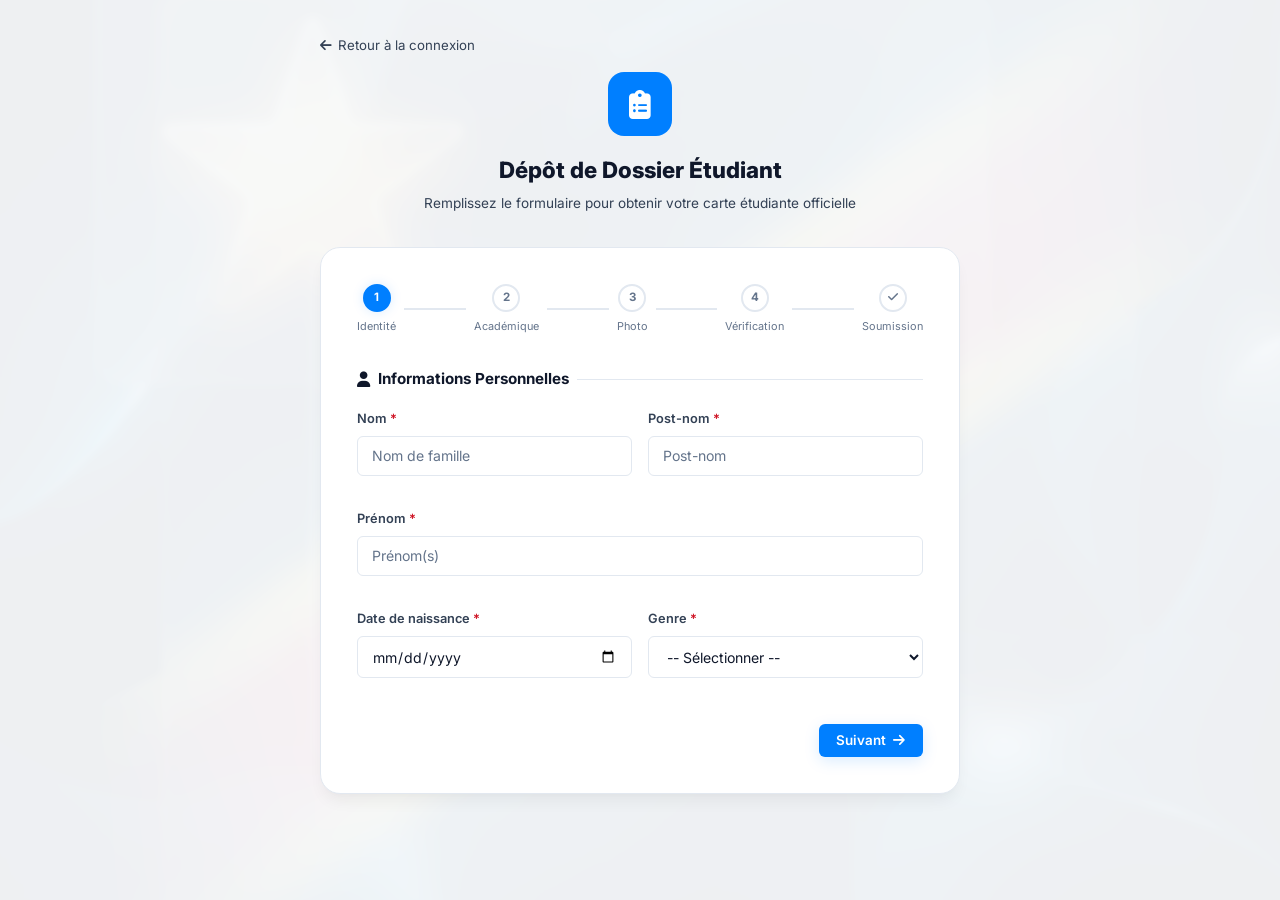
<file: Frontend/pages/student.html>
<!DOCTYPE html>
<html lang="fr">
<head>
  <meta charset="UTF-8">
  <meta name="viewport" content="width=device-width, initial-scale=1.0">
  <title>Inscription Étudiant — Système de Cartes Étudiantes</title>
  <link rel="stylesheet" href="https://cdnjs.cloudflare.com/ajax/libs/font-awesome/6.4.0/css/all.min.css">
  <link rel="stylesheet" href="../src/style.css">
  <style>
    body { background: var(--bg-primary); min-height: 100vh; display: flex; flex-direction: column; align-items: center; justify-content: flex-start; padding: 2rem 1rem; }
    .student-header { text-align: center; margin-bottom: 2rem; max-width: 640px; width: 100%; }
    .student-emblem { width: 64px; height: 64px; border-radius: 16px; background: var(--blue-primary); color: white; display: flex; align-items: center; justify-content: center; font-size: 1.8rem; margin: 0 auto 1rem;  }
    .form-card { background: var(--bg-card); border: 1px solid var(--border); border-radius: 20px; padding: 2.25rem; width: 100%; max-width: 640px; box-shadow: var(--shadow-glow); }
    .step-indicator { display: flex; align-items: center; margin-bottom: 2rem; }
    .step-dot { width: 28px; height: 28px; border-radius: 50%; display: flex; align-items: center; justify-content: center; font-size: 0.72rem; font-weight: 700; flex-shrink: 0; border: 2px solid var(--border); color: var(--text-muted); background: var(--bg-secondary); transition: var(--transition); }
    .step-dot.active { background: var(--blue-primary); border-color: var(--blue-primary); color: white; box-shadow: 0 0 12px var(--blue-glow); }
    .step-dot.done { background: var(--green); border-color: var(--green); color: white; }
    .step-connector { flex: 1; height: 2px; background: var(--border); margin: 0 8px; transition: var(--transition); }
    .step-connector.done { background: var(--green); }
    .step-label { font-size: 0.68rem; color: var(--text-muted); text-align: center; margin-top: 6px; white-space: nowrap; }
    .step-block { display: flex; flex-direction: column; align-items: center; }
    .step-panel { display: none; }
    .step-panel.active { display: block; animation: fadeUp 0.3s ease; }
    .section-heading { font-size: 0.95rem; font-weight: 700; color: var(--text-primary); margin-bottom: 1.1rem; display: flex; align-items: center; gap: 0.5rem; }
    .section-heading::after { content: ''; flex: 1; height: 1px; background: var(--border); }
    .photo-zone { border: 2px dashed var(--border); border-radius: var(--radius); padding: 1.75rem; text-align: center; cursor: pointer; transition: var(--transition); position: relative; }
    .photo-zone:hover, .photo-zone.dragover { border-color: var(--blue-primary); background: rgba(59,130,246,0.05); }
    .photo-zone input[type=file] { position: absolute; inset: 0; opacity: 0; cursor: pointer; width: 100%; }
    .photo-zone-icon { font-size: 3rem; margin-bottom: 0.5rem; display: block; }
    .photo-zone p { color: var(--text-secondary); font-size: 0.85rem; }
    .photo-zone small { color: var(--text-muted); font-size: 0.75rem; }
    #photo-preview-img { display: none; width: 140px; height: 170px; object-fit: cover; border-radius: var(--radius-sm); margin: 0 auto 0.75rem; border: 2px solid var(--green); }
    .check-item { display: flex; align-items: center; gap: 0.65rem; padding: 0.6rem 0; border-bottom: 1px solid rgba(0,0,0,0.04); font-size: 0.85rem; }
    .check-icon { width: 22px; height: 22px; border-radius: 50%; display: flex; align-items: center; justify-content: center; font-size: 0.7rem; flex-shrink: 0; }
    .check-pending { background: rgba(245,158,11,0.15); color: var(--gold); }
    .check-ok { background: rgba(16,185,129,0.15); color: var(--green); }
    .check-fail { background: rgba(239,68,68,0.15); color: var(--red); }
    .check-running { background: rgba(59,130,246,0.15); color: var(--blue-light); animation: pulse-blue 1s infinite; }
    .success-banner { text-align: center; padding: 2rem; }
    .success-icon { font-size: 4rem; margin-bottom: 1rem; display: block; animation: bounce-in 0.5s cubic-bezier(0.34,1.56,0.64,1); }
    @keyframes bounce-in { from { transform: scale(0); } to { transform: scale(1); } }
    .national-id-display { font-family: monospace; font-size: 1.1rem; font-weight: 700; color: var(--blue-light); background: rgba(59,130,246,0.1); border: 1px solid rgba(59,130,246,0.3); border-radius: var(--radius-sm); padding: 0.75rem 1.25rem; margin: 1rem auto; display: inline-block; letter-spacing: 0.1em; }
    .nav-actions { display: flex; justify-content: space-between; margin-top: 1.75rem; gap: 0.75rem; }
    .back-link { display: inline-flex; align-items: center; gap: 0.4rem; color: var(--text-secondary); font-size: 0.83rem; text-decoration: none; margin-bottom: 1rem; transition: var(--transition); }
    .back-link:hover { color: var(--text-primary); }
  </style>
</head>
<body>
  <div class="bg-mesh"></div>
  <div class="notif-container" id="notif-container"></div>

  <div style="max-width:640px;width:100%;position:relative;z-index:1;">
    <a href="../index.html" class="back-link"><i class="fa-solid fa-arrow-left"></i> Retour à la connexion</a>

    <div class="student-header">
      <div class="student-emblem"><i class="fa-solid fa-clipboard-list"></i></div>
      <h1 style="font-size:1.4rem;font-weight:800;margin-bottom:0.3rem;">Dépôt de Dossier Étudiant</h1>
      <p style="color:var(--text-secondary);font-size:0.85rem;">Remplissez le formulaire pour obtenir votre carte étudiante officielle</p>
    </div>

    <div class="form-card">
      <!-- Steps indicator -->
      <div class="step-indicator" id="step-indicator">
        <div class="step-block">
          <div class="step-dot active" id="dot-1">1</div>
          <div class="step-label">Identité</div>
        </div>
        <div class="step-connector" id="conn-1"></div>
        <div class="step-block">
          <div class="step-dot" id="dot-2">2</div>
          <div class="step-label">Académique</div>
        </div>
        <div class="step-connector" id="conn-2"></div>
        <div class="step-block">
          <div class="step-dot" id="dot-3">3</div>
          <div class="step-label">Photo</div>
        </div>
        <div class="step-connector" id="conn-3"></div>
        <div class="step-block">
          <div class="step-dot" id="dot-4">4</div>
          <div class="step-label">Vérification</div>
        </div>
        <div class="step-connector" id="conn-4"></div>
        <div class="step-block">
          <div class="step-dot" id="dot-5"><i class="fa-solid fa-check"></i></div>
          <div class="step-label">Soumission</div>
        </div>
      </div>

      <!-- Step 1: Identity -->
      <div class="step-panel active" id="step-1">
        <div class="section-heading"><i class="fa-solid fa-user"></i> Informations Personnelles</div>
        <div class="form-grid">
          <div class="form-group">
            <label class="form-label" for="nom">Nom <span>*</span></label>
            <input type="text" id="nom" class="form-control" placeholder="Nom de famille" required>
          </div>
          <div class="form-group">
            <label class="form-label" for="postnom">Post-nom <span>*</span></label>
            <input type="text" id="postnom" class="form-control" placeholder="Post-nom">
          </div>
          <div class="form-group form-full">
            <label class="form-label" for="prenom">Prénom <span>*</span></label>
            <input type="text" id="prenom" class="form-control" placeholder="Prénom(s)" required>
          </div>
          <div class="form-group">
            <label class="form-label" for="date_naissance">Date de naissance <span>*</span></label>
            <input type="date" id="date_naissance" class="form-control" required>
          </div>
          <div class="form-group">
            <label class="form-label" for="genre">Genre <span>*</span></label>
            <select id="genre" class="form-control">
              <option value="">-- Sélectionner --</option>
              <option value="M">Masculin</option>
              <option value="F">Féminin</option>
            </select>
          </div>
        </div>
        <div class="nav-actions">
          <div></div>
          <button class="btn btn-primary" onclick="goStep(2)">Suivant <i class="fa-solid fa-arrow-right"></i></button>
        </div>
      </div>

      <!-- Step 2: Academic -->
      <div class="step-panel" id="step-2">
        <div class="section-heading"><i class="fa-solid fa-school"></i> Informations Académiques</div>
        <div class="form-grid">
          <div class="form-group form-full">
            <label class="form-label" for="univ_select">Université <span>*</span></label>
            <select id="univ_select" class="form-control" onchange="loadFaculties(this.value)">
              <option value="">-- Sélectionner une université --</option>
            </select>
          </div>
          <div class="form-group form-full">
            <label class="form-label" for="fac_select">Faculté <span>*</span></label>
            <select id="fac_select" class="form-control" disabled>
              <option value="">-- D'abord choisir une université --</option>
            </select>
          </div>
          <div class="form-group">
            <label class="form-label" for="promotion">Promotion <span>*</span></label>
            <select id="promotion" class="form-control">
              <option value="">-- Promotion --</option>
              <option value="G1">G1</option>
              <option value="G2">G2</option>
              <option value="G3">G3</option>
              <option value="L1">L1</option>
              <option value="L2">L2</option>
              <option value="D1">D1</option>
              <option value="D2">D2</option>
              <option value="D3">D3</option>
            </select>
          </div>
          <div class="form-group">
            <label class="form-label" for="academic_year">Année académique <span>*</span></label>
            <select id="academic_year" class="form-control">
              <option value="2024-2025">2024-2025</option>
              <option value="2023-2024">2023-2024</option>
            </select>
          </div>
          <div class="form-group form-full">
            <label class="form-label" for="matric_univ">Matricule Universitaire <span>*</span></label>
            <input type="text" id="matric_univ" class="form-control" placeholder="Ex: UNILU-2024-XXX" required>
          </div>
        </div>
        <div class="nav-actions">
          <button class="btn btn-secondary" onclick="goStep(1)"><i class="fa-solid fa-arrow-left"></i> Retour</button>
          <button class="btn btn-primary" onclick="goStep(3)">Suivant <i class="fa-solid fa-arrow-right"></i></button>
        </div>
      </div>

      <!-- Step 3: Photo -->
      <div class="step-panel" id="step-3">
        <div class="section-heading"><i class="fa-solid fa-camera"></i> Photo d'Identité</div>
        <p style="color:var(--text-secondary);font-size:0.83rem;margin-bottom:1rem;">Photo récente, fond blanc ou uni, visage bien visible. Format JPG/PNG, max 5 Mo.</p>
        <div class="photo-zone" id="photo-zone">
          <input type="file" id="photo-input" accept="image/*" onchange="handlePhoto(this)">
          <img id="photo-preview-img" alt="Aperçu photo">
          <span class="photo-zone-icon" id="photo-icon"><i class="fa-solid fa-camera-retro"></i></span>
          <p id="photo-text">Cliquez ou déposez votre photo ici</p>
          <small id="photo-small">JPG, PNG — Max 5 Mo — Visage obligatoire</small>
        </div>
        <div class="nav-actions">
          <button class="btn btn-secondary" onclick="goStep(2)"><i class="fa-solid fa-arrow-left"></i> Retour</button>
          <button class="btn btn-primary" onclick="goStep(4)" id="btn-step3-next" disabled>Suivant <i class="fa-solid fa-arrow-right"></i></button>
        </div>
      </div>

      <!-- Step 4: Verification -->
      <div class="step-panel" id="step-4">
        <div class="section-heading"><i class="fa-solid fa-magnifying-glass"></i> Vérification Automatique</div>
        <p style="color:var(--text-secondary);font-size:0.83rem;margin-bottom:1.25rem;">Le système analyse votre dossier avant enregistrement.</p>
        <div id="check-list">
          <div class="check-item"><div class="check-icon check-pending" id="chk1-icon"><i class="fa-solid fa-hourglass-half"></i></div><span id="chk1-text">Vérification des informations personnelles...</span></div>
          <div class="check-item"><div class="check-icon check-pending" id="chk2-icon"><i class="fa-solid fa-hourglass-half"></i></div><span id="chk2-text">Validation du matricule universitaire...</span></div>
          <div class="check-item"><div class="check-icon check-pending" id="chk3-icon"><i class="fa-solid fa-hourglass-half"></i></div><span id="chk3-text">Vérification de la photo (détection visage)...</span></div>
          <div class="check-item"><div class="check-icon check-pending" id="chk4-icon"><i class="fa-solid fa-hourglass-half"></i></div><span id="chk4-text">Contrôle des doublons...</span></div>
          <div class="check-item"><div class="check-icon check-pending" id="chk5-icon"><i class="fa-solid fa-hourglass-half"></i></div><span id="chk5-text">Validation de l'université et faculté...</span></div>
        </div>
        <div id="verify-result" style="display:none;margin-top:1rem;"></div>
        <div class="nav-actions">
          <button class="btn btn-secondary" onclick="goStep(3)"><i class="fa-solid fa-arrow-left"></i> Retour</button>
          <button class="btn btn-primary" onclick="runVerification()" id="btn-verify"><i class="fa-solid fa-magnifying-glass"></i> Lancer la vérification</button>
        </div>
      </div>

      <!-- Step 5: Success -->
      <div class="step-panel" id="step-5">
        <div class="success-banner">
          <span class="success-icon"><i class="fa-solid fa-check-circle"></i></span>
          <h2 style="font-size:1.3rem;font-weight:800;margin-bottom:0.5rem;">Dossier soumis avec succès !</h2>
          <p style="color:var(--text-secondary);margin-bottom:1.25rem;">Votre dossier a été enregistré. La faculté procédera à la vérification prochainement.</p>
          <div>
            <div style="font-size:0.75rem;color:var(--text-muted);margin-bottom:0.35rem;text-transform:uppercase;letter-spacing:0.07em;">Votre identifiant national</div>
            <div class="national-id-display" id="final-national-id">CD-UNILU-XXXXXX</div>
          </div>
          <p style="font-size:0.78rem;color:var(--text-muted);margin-top:1rem;">Conservez cet identifiant — il est permanent et ne changera jamais.</p>
          <div style="display:flex;gap:0.75rem;justify-content:center;margin-top:1.5rem;">
            <button class="btn btn-secondary" onclick="resetForm()"><i class="fa-solid fa-file-signature"></i> Nouveau dossier</button>
            <a href="../index.html" class="btn btn-primary"><i class="fa-solid fa-house"></i> Retour à l'accueil</a>
          </div>
        </div>
      </div>
    </div>
  </div>

  <script src="../src/store.js"></script>
  <script>
    let currentStep = 1;
    let photoDataUrl = null;
    let formData = {};

    // Load universities
    window.onload = () => {
      const univs = Store.getUniversities();
      const sel = document.getElementById('univ_select');
      univs.forEach(u => {
        const opt = document.createElement('option');
        opt.value = u.id; opt.textContent = `${u.code} — ${u.nom}`;
        sel.appendChild(opt);
      });
    };

    function loadFaculties(univId) {
      const facSel = document.getElementById('fac_select');
      facSel.innerHTML = '<option value="">-- Sélectionner une faculté --</option>';
      facSel.disabled = !univId;
      if (!univId) return;
      const facs = Store.getFaculties(parseInt(univId));
      facs.forEach(f => {
        const opt = document.createElement('option');
        opt.value = f.id; opt.textContent = `${f.code} — ${f.nom}`;
        facSel.appendChild(opt);
      });
    }

    function goStep(target) {
      if (target > currentStep && !validateStep(currentStep)) return;
      document.getElementById(`step-${currentStep}`).classList.remove('active');
      const prevDot = document.getElementById(`dot-${currentStep}`);
      if (target > currentStep) { prevDot.textContent = '<i class="fa-solid fa-check"></i>'; prevDot.classList.remove('active'); prevDot.classList.add('done'); }
      if (target < currentStep) { prevDot.textContent = currentStep; prevDot.classList.remove('done'); }
      currentStep = target;
      document.getElementById(`step-${currentStep}`).classList.add('active');
      const dot = document.getElementById(`dot-${currentStep}`);
      dot.classList.add('active'); dot.classList.remove('done');
      for (let i = 1; i <= 4; i++) {
        const conn = document.getElementById(`conn-${i}`);
        if (conn) conn.classList.toggle('done', i < currentStep);
      }
    }

    function validateStep(step) {
      if (step === 1) {
        const nom = document.getElementById('nom').value.trim();
        const prenom = document.getElementById('prenom').value.trim();
        const dn = document.getElementById('date_naissance').value;
        const genre = document.getElementById('genre').value;
        if (!nom || !prenom || !dn || !genre) { showNotif('Veuillez remplir tous les champs obligatoires.', 'error'); return false; }
      }
      if (step === 2) {
        const univ = document.getElementById('univ_select').value;
        const fac = document.getElementById('fac_select').value;
        const promo = document.getElementById('promotion').value;
        const matric = document.getElementById('matric_univ').value.trim();
        if (!univ || !fac || !promo || !matric) { showNotif('Veuillez remplir tous les champs académiques.', 'error'); return false; }
      }
      if (step === 3) {
        if (!photoDataUrl) { showNotif('Veuillez uploader votre photo.', 'error'); return false; }
      }
      return true;
    }

    function handlePhoto(input) {
      const file = input.files[0];
      if (!file) return;
      if (file.size > 5 * 1024 * 1024) { showNotif('Photo trop lourde (max 5 Mo).', 'error'); return; }
      const reader = new FileReader();
      reader.onload = (e) => {
        photoDataUrl = e.target.result;
        const preview = document.getElementById('photo-preview-img');
        preview.src = photoDataUrl; preview.style.display = 'block';
        document.getElementById('photo-icon').style.display = 'none';
        document.getElementById('photo-text').textContent = '<i class="fa-solid fa-check"></i> Photo chargée';
        document.getElementById('photo-small').textContent = file.name;
        document.getElementById('btn-step3-next').disabled = false;
      };
      reader.readAsDataURL(file);
    }

    const checks = [
      { icon: 'chk1-icon', text: 'chk1-text', label: 'Informations personnelles', delay: 600, pass: true },
      { icon: 'chk2-icon', text: 'chk2-text', label: 'Matricule universitaire', delay: 1200, pass: true },
      { icon: 'chk3-icon', text: 'chk3-text', label: 'Photo — Visage détecté', delay: 1900, pass: true },
      { icon: 'chk4-icon', text: 'chk4-text', label: 'Aucun doublon détecté', delay: 2500, pass: true },
      { icon: 'chk5-icon', text: 'chk5-text', label: 'Université & Faculté validées', delay: 3000, pass: true },
    ];

    function runVerification() {
      document.getElementById('btn-verify').disabled = true;
      document.getElementById('verify-result').style.display = 'none';
      // Reset icons
      checks.forEach(c => {
        const icon = document.getElementById(c.icon);
        icon.className = 'check-icon check-running';
        icon.innerHTML = '<i class="fa-solid fa-rotate fa-spin"></i>';
        document.getElementById(c.text).textContent = c.label + '...';
      });
      checks.forEach((c, i) => {
        setTimeout(() => {
          const icon = document.getElementById(c.icon);
          icon.className = 'check-icon ' + (c.pass ? 'check-ok' : 'check-fail');
          icon.innerHTML = c.pass ? '<i class="fa-solid fa-check"></i>' : '<i class="fa-solid fa-xmark"></i>';
          document.getElementById(c.text).textContent = c.label + (c.pass ? ' — OK' : ' — ÉCHEC');
          if (i === checks.length - 1) {
            const result = document.getElementById('verify-result');
            result.style.display = 'block';
            result.innerHTML = '<div style="background:rgba(16,185,129,0.1);border:1px solid rgba(16,185,129,0.3);border-radius:8px;padding:0.9rem 1.1rem;color:var(--green);font-weight:600;font-size:0.87rem;"><i class="fa-solid fa-check"></i> Vérification réussie ! Vous pouvez soumettre votre dossier.</div>';
            document.getElementById('btn-verify').innerHTML = '<i class="fa-solid fa-paper-plane"></i> Soumettre le dossier';
            document.getElementById('btn-verify').disabled = false;
            document.getElementById('btn-verify').onclick = submitForm;
          }
        }, c.delay);
      });
    }

    function submitForm() {
      const univId = parseInt(document.getElementById('univ_select').value);
      const facId = parseInt(document.getElementById('fac_select').value);
      const data = {
        nom: document.getElementById('nom').value.trim(),
        postnom: document.getElementById('postnom').value.trim(),
        prenom: document.getElementById('prenom').value.trim(),
        university_student_id: document.getElementById('matric_univ').value.trim(),
        university_id: univId,
        faculty_id: facId,
        promotion: document.getElementById('promotion').value,
        academic_year: document.getElementById('academic_year').value,
        photo_path: 'photos/' + document.getElementById('matric_univ').value.trim() + '.jpg',
      };
      const student = Store.createStudent(data);
      document.getElementById('final-national-id').textContent = student.national_id;
      goStep(5);
      showNotif('Dossier enregistré avec succès !', 'success');
    }

    function resetForm() {
      location.reload();
    }

    function showNotif(msg, type = 'info') {
      const c = document.getElementById('notif-container');
      const el = document.createElement('div');
      el.className = `notif notif-${type}`;
      el.textContent = msg;
      c.appendChild(el);
      setTimeout(() => el.remove(), 4000);
    }
  </script>
</body>
</html>
</file>
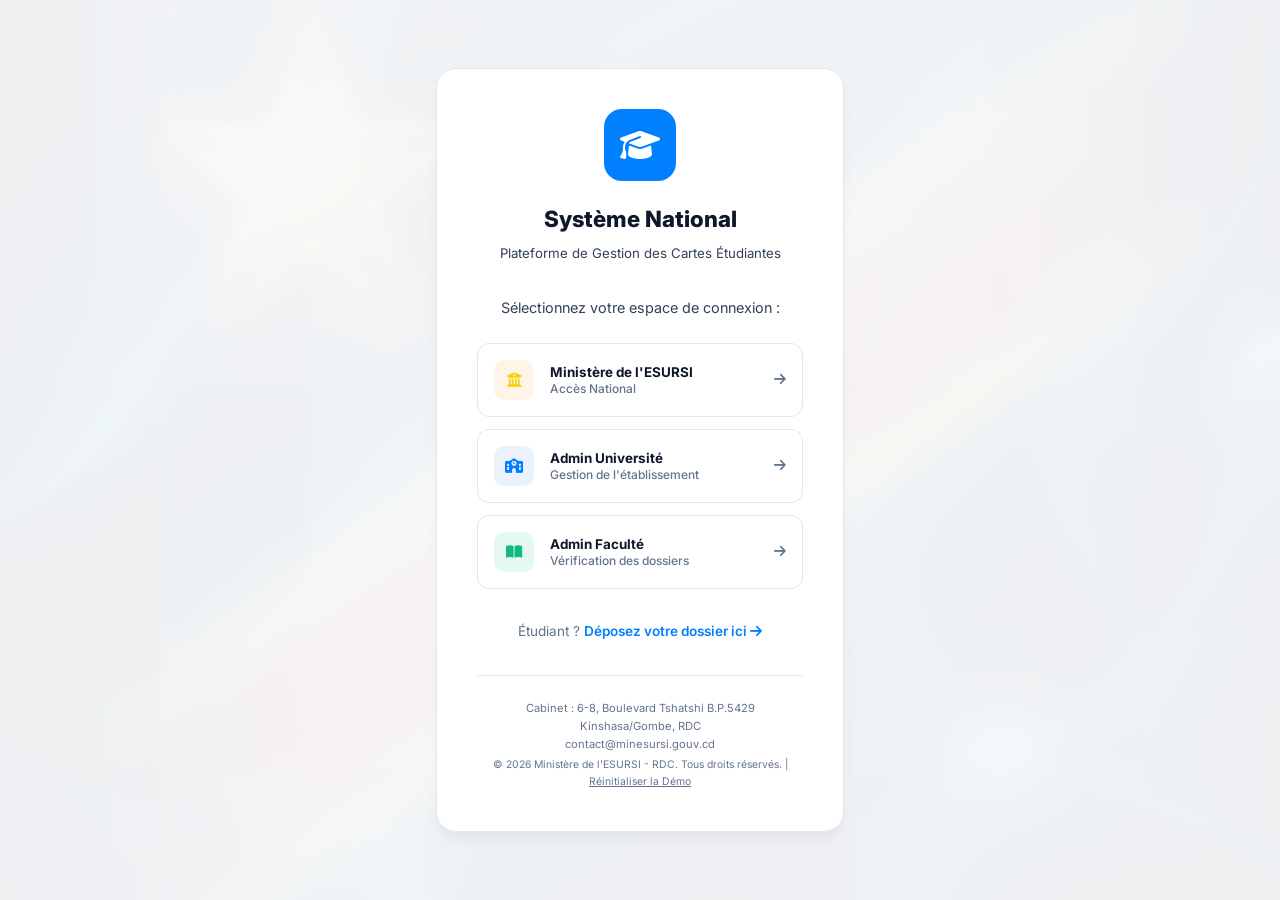
<file: Frontend/pages/universite.html>
<!DOCTYPE html>
<html lang="fr">
<head>
  <meta charset="UTF-8"><meta name="viewport" content="width=device-width, initial-scale=1.0">
  <title>Université — Cartes Étudiantes</title>
  <link rel="stylesheet" href="https://cdnjs.cloudflare.com/ajax/libs/font-awesome/6.4.0/css/all.min.css">
  <link rel="stylesheet" href="../src/style.css">
</head>
<body>
<div class="bg-mesh"></div>
<div class="notif-container" id="notif-container"></div>
<aside class="sidebar">
  <div class="sidebar-logo">
    <div class="logo-icon"><i class="fa-solid fa-school"></i></div>
    <div class="logo-text"><strong id="univ-name-sidebar">Université</strong><span>Administration</span></div>
  </div>
  <div class="sidebar-role role-UNIVERSITE"><i class="fa-solid fa-school"></i> Admin Université</div>
  <nav class="sidebar-nav">
    <a class="nav-item active" href="#" onclick="showTab('dashboard')"><span class="nav-icon"><i class="fa-solid fa-chart-simple"></i></span>Tableau de bord</a>
    <a class="nav-item" href="#" onclick="showTab('students')"><span class="nav-icon"><i class="fa-solid fa-graduation-cap"></i></span>Étudiants</a>
    <a class="nav-item" href="#" onclick="showTab('validation')"><span class="nav-icon"><i class="fa-solid fa-check"></i></span>Validation</a>
    <a class="nav-item" href="#" onclick="showTab('cards')"><span class="nav-icon"><i class="fa-solid fa-id-card"></i></span>Cartes générées</a>
    <a class="nav-item" href="#" onclick="showTab('faculties')"><span class="nav-icon"><i class="fa-solid fa-book-open"></i></span>Facultés</a>
  </nav>
  <div class="sidebar-footer">
    <div class="user-card">
      <div class="user-avatar" id="sidebar-avatar">U</div>
      <div class="user-info"><strong id="sidebar-name">...</strong><span>Université</span></div>
    </div>
    <button class="btn btn-secondary" style="width:100%;margin-top:.75rem;justify-content:center" onclick="logout()"><i class="fa-solid fa-arrow-right-from-bracket"></i> Déconnexion</button>
  </div>
</aside>

<main class="main-wrapper">
  <!-- DASHBOARD -->
  <div id="tab-dashboard">
    <div class="topbar">
      <div><div class="page-title">Tableau de bord</div><div class="page-subtitle">Gestion de votre université</div></div>
      <button class="btn btn-primary" onclick="showTab('validation')"><i class="fa-solid fa-bolt"></i> Valider des dossiers</button>
    </div>
    <div class="stats-grid" id="dash-stats"></div>
    <div style="display:grid;grid-template-columns:1fr 1fr;gap:1.25rem;margin-top:0">
      <div class="glass-card" style="padding:1.5rem">
        <div class="section-header"><div class="section-title"><i class="fa-solid fa-chart-simple"></i> Statuts des dossiers</div></div>
        <div id="status-bars"></div>
      </div>
      <div class="glass-card" style="padding:1.5rem">
        <div class="section-header"><div class="section-title"><i class="fa-solid fa-clipboard-list"></i> Actions récentes</div></div>
        <div id="recent-logs"></div>
      </div>
    </div>
  </div>

  <!-- STUDENTS -->
  <div id="tab-students" style="display:none">
    <div class="topbar">
      <div><div class="page-title"><i class="fa-solid fa-graduation-cap"></i> Étudiants</div><div class="page-subtitle">Tous les étudiants de l'université</div></div>
      <div style="display:flex;gap:.5rem">
        <select id="filter-status" class="form-control" style="width:180px" onchange="renderStudents()">
          <option value="">Tous les statuts</option>
          <option value="EN_ATTENTE">En attente</option>
          <option value="FACULTE_VALIDÉ">Validé Faculté</option>
          <option value="UNIVERSITÉ_VALIDÉ">Validé Université</option>
          <option value="CARTE_GÉNÉRÉE">Carte générée</option>
        </select>
      </div>
    </div>
    <div class="glass-card" style="padding:1.5rem">
      <div class="table-wrapper"><table>
        <thead><tr><th>ID National</th><th>Nom complet</th><th>Faculté</th><th>Promotion</th><th>Statut</th><th>Soumis</th></tr></thead>
        <tbody id="students-tbody"></tbody>
      </table></div>
    </div>
  </div>

  <!-- VALIDATION -->
  <div id="tab-validation" style="display:none">
    <div class="topbar">
      <div><div class="page-title"><i class="fa-solid fa-check"></i> Validation des dossiers</div><div class="page-subtitle">Dossiers transmis par les facultés</div></div>
    </div>
    <div class="glass-card" style="padding:1.5rem">
      <div class="table-wrapper"><table>
        <thead><tr><th>ID National</th><th>Étudiant</th><th>Faculté</th><th>Promotion</th><th>Statut</th><th>Actions</th></tr></thead>
        <tbody id="validation-tbody"></tbody>
      </table></div>
    </div>
  </div>

  <!-- CARDS -->
  <div id="tab-cards" style="display:none">
    <div class="topbar">
      <div><div class="page-title"><i class="fa-solid fa-id-card"></i> Cartes Générées</div><div class="page-subtitle">Aperçu des cartes étudiantes produites</div></div>
      <button class="btn btn-gold" onclick="generateAllPending()"><i class="fa-solid fa-bolt"></i> Générer toutes les cartes en attente</button>
    </div>
    <div id="cards-grid" style="display:grid;grid-template-columns:repeat(auto-fill,minmax(340px,1fr));gap:1.25rem"></div>
  </div>

  <!-- FACULTIES -->
  <div id="tab-faculties" style="display:none">
    <div class="topbar">
      <div><div class="page-title"><i class="fa-solid fa-book-open"></i> Facultés</div><div class="page-subtitle">Gérer les facultés et leurs administrateurs</div></div>
      <button class="btn btn-primary" onclick="openModal('modal-add-fac')">+ Nouvelle faculté</button>
    </div>
    <div class="glass-card" style="padding:1.5rem">
      <div class="table-wrapper"><table>
        <thead><tr><th>Code</th><th>Nom</th><th>Étudiants</th><th>Actions</th></tr></thead>
        <tbody id="faculties-tbody"></tbody>
      </table></div>
    </div>
  </div>
</main>

<!-- MODAL: Card Preview -->
<div class="modal-overlay" id="modal-card">
  <div class="modal" style="max-width:400px;text-align:center">
    <div class="modal-header">
      <div class="modal-title"><i class="fa-solid fa-id-card"></i> Carte Étudiante</div>
      <button class="modal-close" onclick="closeModal('modal-card')">✕</button>
    </div>
    <div id="card-preview-area"></div>
    <div style="margin-top:1.25rem;display:flex;gap:.75rem;justify-content:center">
      <button class="btn btn-secondary" onclick="closeModal('modal-card')">Fermer</button>
      <button class="btn btn-primary" onclick="showNotif('PDF téléchargé (simulation)','success')"><i class="fa-solid fa-download"></i> Télécharger PDF</button>
    </div>
  </div>
</div>

<!-- MODAL: Add Faculty -->
<div class="modal-overlay" id="modal-add-fac">
  <div class="modal">
    <div class="modal-header"><div class="modal-title"><i class="fa-solid fa-book-open"></i> Nouvelle Faculté</div><button class="modal-close" onclick="closeModal('modal-add-fac')">✕</button></div>
    <form onsubmit="addFaculty(event)">
      <div class="form-group"><label class="form-label">Code <span>*</span></label><input id="fac-code" class="form-control" placeholder="Ex: INFO" required></div>
      <div class="form-group"><label class="form-label">Nom <span>*</span></label><input id="fac-nom" class="form-control" placeholder="Ex: Faculté Informatique" required></div>
      <div style="display:flex;gap:.75rem;justify-content:flex-end;margin-top:1.25rem">
        <button type="button" class="btn btn-secondary" onclick="closeModal('modal-add-fac')">Annuler</button>
        <button type="submit" class="btn btn-primary">Créer</button>
      </div>
    </form>
  </div>
</div>

<!-- MODAL: Admin Faculte -->
<div class="modal-overlay" id="modal-add-fac-admin">
  <div class="modal">
    <div class="modal-header"><div class="modal-title"><i class="fa-solid fa-user"></i> Admin Faculté</div><button class="modal-close" onclick="closeModal('modal-add-fac-admin')">✕</button></div>
    <form onsubmit="addFacAdmin(event)">
      <input type="hidden" id="fac-admin-fac-id">
      <div class="form-group"><label class="form-label">Nom <span>*</span></label><input id="fac-admin-nom" class="form-control" required></div>
      <div class="form-group"><label class="form-label">Email <span>*</span></label><input id="fac-admin-email" type="email" class="form-control" required></div>
      <div class="form-group"><label class="form-label">Mot de passe <span>*</span></label><input id="fac-admin-pass" type="password" class="form-control" required></div>
      <div style="display:flex;gap:.75rem;justify-content:flex-end;margin-top:1.25rem">
        <button type="button" class="btn btn-secondary" onclick="closeModal('modal-add-fac-admin')">Annuler</button>
        <button type="submit" class="btn btn-primary">Créer</button>
      </div>
    </form>
  </div>
</div>

<script src="../src/store.js"></script>
<script>
const user = Store.requireAuth(['UNIVERSITE']);
let univId = user ? user.university_id : null;

if (user) {
  document.getElementById('sidebar-name').textContent = user.nom;
  document.getElementById('sidebar-avatar').textContent = user.nom[0];
  const univs = Store.getUniversities();
  const univ = univs.find(u => u.id === univId);
  if (univ) document.getElementById('univ-name-sidebar').textContent = univ.nom;
}

function showTab(name) {
  ['dashboard','students','validation','cards','faculties'].forEach(t => {
    document.getElementById(`tab-${t}`).style.display = t===name?'':'none';
  });
  document.querySelectorAll('.nav-item').forEach((el,i) => {
    el.classList.toggle('active', ['dashboard','students','validation','cards','faculties'][i]===name);
  });
  if(name==='dashboard') renderDashboard();
  if(name==='students') renderStudents();
  if(name==='validation') renderValidation();
  if(name==='cards') renderCards();
  if(name==='faculties') renderFaculties();
}

function renderDashboard() {
  const students = Store.getStudents({university_id: univId});
  const facs = Store.getFaculties(univId);
  const cards = students.filter(s=>s.status==='CARTE_GÉNÉRÉE').length;
  document.getElementById('dash-stats').innerHTML = `
    <div class="glass-card stat-card anim-fade-up" style="--accent-color:#3b82f6" onclick="showTab('validation')">
      <div class="stat-icon"><i class="fa-solid fa-graduation-cap"></i></div><div class="stat-label">Étudiants</div>
      <div class="stat-value" style="color:var(--blue-light)">${students.length}</div><div class="stat-sub">Dossiers reçus</div>
    </div>
    <div class="glass-card stat-card anim-fade-up" style="--accent-color:#f59e0b" onclick="showTab('students')">
      <div class="stat-icon"><i class="fa-solid fa-hourglass-half"></i></div><div class="stat-label">En attente faculté</div>
      <div class="stat-value" style="color:var(--gold)">${students.filter(s=>s.status==='EN_ATTENTE').length}</div><div class="stat-sub">À traiter</div>
    </div>
    <div class="glass-card stat-card anim-fade-up" style="--accent-color:#10b981" onclick="showTab('cards')">
      <div class="stat-icon"><i class="fa-solid fa-check"></i></div><div class="stat-label">Prêts à valider</div>
      <div class="stat-value" style="color:var(--green)">${students.filter(s=>s.status==='FACULTE_VALIDÉ').length}</div><div class="stat-sub">Transmis par faculté</div>
    </div>
    <div class="glass-card stat-card anim-fade-up" style="--accent-color:#8b5cf6" onclick="showTab('faculties')">
      <div class="stat-icon"><i class="fa-solid fa-id-card"></i></div><div class="stat-label">Cartes générées</div>
      <div class="stat-value" style="color:#a78bfa">${cards}</div><div class="stat-sub">/${students.length} étudiants</div>
    </div>`;

  const total = students.length || 1;
  const bars = [
    {label:'En attente', val:students.filter(s=>s.status==='EN_ATTENTE').length, color:'var(--gold)'},
    {label:'Validé Faculté', val:students.filter(s=>s.status==='FACULTE_VALIDÉ').length, color:'var(--blue-light)'},
    {label:'Validé Université', val:students.filter(s=>s.status==='UNIVERSITÉ_VALIDÉ').length, color:'var(--green)'},
    {label:'Carte générée', val:cards, color:'#a78bfa'},
  ];
  document.getElementById('status-bars').innerHTML = bars.map(b=>`
    <div style="margin-bottom:.9rem">
      <div style="display:flex;justify-content:space-between;font-size:.82rem;margin-bottom:.3rem">
        <span style="color:var(--text-secondary)">${b.label}</span>
        <span style="font-weight:700;color:${b.color}">${b.val}</span>
      </div>
      <div style="height:8px;border-radius:4px;background:rgba(255,255,255,.06);overflow:hidden">
        <div style="height:100%;border-radius:4px;background:${b.color};width:${Math.round(b.val/total*100)}%;transition:width .8s ease"></div>
      </div>
    </div>`).join('');

  const logs = Store.getLogs(5);
  document.getElementById('recent-logs').innerHTML = logs.map(l=>`
    <div class="log-item">
      <div class="log-icon" style="background:rgba(59,130,246,.1);color:var(--blue-light)"><i class="fa-solid fa-thumbtack"></i></div>
      <div class="log-content">
        <div class="log-action">${l.action.replace(/_/g,' ')}</div>
        <div class="log-meta">${l.target} · ${l.user_nom}</div>
      </div>
      <div class="log-time" style="font-size:.7rem;color:var(--text-muted)">${timeSince(l.created_at)}</div>
    </div>`).join('');
}

function renderStudents() {
  const filter = document.getElementById('filter-status')?.value || '';
  const facs = Store.getFaculties(univId);
  let students = Store.getStudents({university_id: univId});
  if (filter) students = students.filter(s=>s.status===filter);
  document.getElementById('students-tbody').innerHTML = students.map(s=>{
    const fac = facs.find(f=>f.id===s.faculty_id);
    return `<tr>
      <td style="font-family:monospace;color:var(--blue-light);font-size:.8rem">${s.national_id}</td>
      <td style="font-weight:600">${s.nom} ${s.postnom} ${s.prenom}</td>
      <td>${fac?fac.nom:'—'}</td>
      <td><span class="badge badge-info">${s.promotion}</span></td>
      <td>${statusBadge(s.status)}</td>
      <td style="font-size:.78rem;color:var(--text-muted)">${new Date(s.submitted_at).toLocaleDateString('fr-FR')}</td>
    </tr>`;
  }).join('') || '<tr><td colspan="6" style="text-align:center;color:var(--text-muted);padding:2rem">Aucun étudiant</td></tr>';
}

function renderValidation() {
  const facs = Store.getFaculties(univId);
  const students = Store.getStudents({university_id: univId}).filter(s=>['FACULTE_VALIDÉ','UNIVERSITÉ_VALIDÉ'].includes(s.status));
  document.getElementById('validation-tbody').innerHTML = students.map(s=>{
    const fac = facs.find(f=>f.id===s.faculty_id);
    const canValidate = s.status === 'FACULTE_VALIDÉ';
    const canGenerate = s.status === 'UNIVERSITÉ_VALIDÉ';
    return `<tr>
      <td style="font-family:monospace;color:var(--blue-light);font-size:.8rem">${s.national_id}</td>
      <td style="font-weight:600">${s.nom} ${s.postnom} ${s.prenom}</td>
      <td>${fac?fac.nom:'—'}</td>
      <td><span class="badge badge-info">${s.promotion}</span></td>
      <td>${statusBadge(s.status)}</td>
      <td style="display:flex;gap:.4rem;flex-wrap:wrap">
        ${canValidate?`<button class="btn btn-success btn-sm" onclick="validateStudent(${s.id})"><i class="fa-solid fa-check"></i> Valider</button>`:''}
        ${canGenerate?`<button class="btn btn-gold btn-sm" onclick="genCard(${s.id})"><i class="fa-solid fa-id-card"></i> Générer carte</button>`:''}
        ${!canValidate&&!canGenerate?`<button class="btn btn-secondary btn-sm" onclick="viewCard(${s.id})"><i class="fa-solid fa-eye"></i> Voir carte</button>`:''}
      </td>
    </tr>`;
  }).join('') || '<tr><td colspan="6" style="text-align:center;color:var(--text-muted);padding:2rem">Aucun dossier à traiter</td></tr>';
}

function renderCards() {
  const students = Store.getStudents({university_id:univId, status:'CARTE_GÉNÉRÉE'});
  const univs = Store.getUniversities();
  const facs = Store.getFaculties(univId);
  const univ = univs.find(u=>u.id===univId);
  if (!students.length) {
    document.getElementById('cards-grid').innerHTML = '<p style="color:var(--text-muted);grid-column:1/-1">Aucune carte générée.</p>';
    return;
  }
  document.getElementById('cards-grid').innerHTML = students.map(s=>{
    const fac = facs.find(f=>f.id===s.faculty_id);
    const card = Store.getCardForStudent(s.id);
    return `
      <div class="glass-card" style="padding:1.25rem">
        ${buildCardHTML(s, univ, fac, card)}
        <div style="display:flex;gap:.5rem;margin-top:1rem;justify-content:center">
          <button class="btn btn-secondary btn-sm" onclick="viewCardById(${s.id})"><i class="fa-solid fa-eye"></i> Aperçu</button>
          <button class="btn btn-primary btn-sm" onclick="showNotif('PDF téléchargé (simulation)','success')"><i class="fa-solid fa-download"></i> PDF</button>
        </div>
      </div>`;
  }).join('');
}

function renderFaculties() {
  const facs = Store.getFaculties(univId);
  const students = Store.getStudents({university_id:univId});
  document.getElementById('faculties-tbody').innerHTML = facs.map(f=>`
    <tr>
      <td style="font-family:monospace;color:var(--blue-light);font-weight:700">${f.code}</td>
      <td style="font-weight:600">${f.nom}</td>
      <td>${students.filter(s=>s.faculty_id===f.id).length}</td>
      <td><button class="btn btn-secondary btn-sm" onclick="openFacAdmin(${f.id})">+ Admin</button></td>
    </tr>`).join('');
}

function validateStudent(id) {
  Store.updateStudentStatus(id,'UNIVERSITÉ_VALIDÉ',user.id);
  showNotif('Dossier validé par l\'université !','success');
  renderValidation();
}

function genCard(id) {
  const result = Store.generateCard(id, user.id);
  if (result) { showNotif('Carte générée avec succès !','success'); renderValidation(); }
}

function viewCard(id) { viewCardById(id); }
function viewCardById(id) {
  const students = Store.getStudents({university_id:univId});
  const s = students.find(st=>st.id===id);
  const univs = Store.getUniversities();
  const facs = Store.getFaculties(univId);
  const univ = univs.find(u=>u.id===univId);
  const fac = facs.find(f=>f.id===s?.faculty_id);
  const card = Store.getCardForStudent(id);
  document.getElementById('card-preview-area').innerHTML = buildCardHTML(s, univ, fac, card);
  openModal('modal-card');
}

function buildCardHTML(s, univ, fac, card) {
  const qr = card ? card.qr_code : '—';
  return `<div class="student-card-preview" style="margin:0 auto">
    <div class="card-header-line">
      <span class="card-university">${univ?univ.code:''} — ${fac?fac.code:''}</span>
      <span class="card-logo-sm"><i class="fa-solid fa-graduation-cap"></i></span>
    </div>
    <div class="card-photo-area">
      <div class="card-photo"><i class="fa-solid fa-user"></i></div>
      <div class="card-info">
        <div class="card-name">${s.nom} ${s.postnom}<br>${s.prenom}</div>
        <div class="card-meta">${fac?fac.nom:'—'}<br>${s.promotion} · ${s.academic_year}</div>
        <div class="card-id">${s.national_id}</div>
      </div>
    </div>
    <div class="card-footer-line">
      <span class="card-validity">Valide: ${s.academic_year}</span>
      <div class="card-qr" title="${qr}">QR</div>
    </div>
  </div>`;
}

function generateAllPending() {
  const pending = Store.getStudents({university_id:univId}).filter(s=>s.status==='UNIVERSITÉ_VALIDÉ');
  if (!pending.length) { showNotif('Aucun dossier validé en attente de génération.','warning'); return; }
  pending.forEach(s => Store.generateCard(s.id, user.id));
  showNotif(`${pending.length} carte(s) générée(s) !`,'success');
  renderCards();
}

function addFaculty(e) {
  e.preventDefault();
  const code = document.getElementById('fac-code').value.trim().toUpperCase();
  const nom = document.getElementById('fac-nom').value.trim();
  Store.createFaculty({university_id:univId, code, nom});
  closeModal('modal-add-fac');
  showNotif(`Faculté ${code} créée !`,'success');
  renderFaculties();
}

function openFacAdmin(facId) {
  document.getElementById('fac-admin-fac-id').value = facId;
  openModal('modal-add-fac-admin');
}

function addFacAdmin(e) {
  e.preventDefault();
  const facId = parseInt(document.getElementById('fac-admin-fac-id').value);
  Store.createUser({
    nom: document.getElementById('fac-admin-nom').value.trim(),
    email: document.getElementById('fac-admin-email').value.trim(),
    password: document.getElementById('fac-admin-pass').value,
    role: 'FACULTE', university_id: univId, faculty_id: facId
  });
  closeModal('modal-add-fac-admin');
  showNotif('Administrateur faculté créé !','success');
}

function statusBadge(s) {
  const map = {
    'EN_ATTENTE':'<span class="badge badge-warning"><i class="fa-solid fa-hourglass-half"></i> En attente</span>',
    'FACULTE_VALIDÉ':'<span class="badge badge-info"><i class="fa-solid fa-clipboard-list"></i> Validé Faculté</span>',
    'UNIVERSITÉ_VALIDÉ':'<span class="badge badge-success"><i class="fa-solid fa-check"></i> Validé Université</span>',
    'CARTE_GÉNÉRÉE':'<span class="badge badge-purple"><i class="fa-solid fa-id-card"></i> Carte générée</span>',
    'REJETÉ':'<span class="badge badge-error"><i class="fa-solid fa-xmark"></i> Rejeté</span>',
  };
  return map[s] || s;
}

function openModal(id) { document.getElementById(id).classList.add('open'); }
function closeModal(id) { document.getElementById(id).classList.remove('open'); }
function logout() { Store.clearSession(); window.location.href='../index.html'; }
function timeSince(d) {
  const m = Math.floor((Date.now()-new Date(d).getTime())/60000);
  if(m<60) return `${m}min`; const h=Math.floor(m/60);
  if(h<24) return `${h}h`; return `${Math.floor(h/24)}j`;
}
function showNotif(msg,type='info') {
  const c=document.getElementById('notif-container');
  const el=document.createElement('div'); el.className=`notif notif-${type}`; el.textContent=msg;
  c.appendChild(el); setTimeout(()=>el.remove(),4000);
}

renderDashboard();
</script>
</body>
</html>
</file>
<file: Frontend/src/style.css>
@import url('https://fonts.googleapis.com/css2?family=Inter:wght@300;400;500;600;700;800&display=swap');

:root {
  --bg-primary: #f8fafc;
  --bg-secondary: #ffffff;
  --bg-card: #ffffff;
  --bg-card-hover: #f1f5f9;
  --border: #e2e8f0;
  --border-active: rgba(0,127,255,0.4);
  --blue-primary: #007FFF;
  --blue-light: #3b82f6;
  --blue-glow: rgba(0,127,255,0.15);
  --gold: #F7D116;
  --gold-light: #FCE161;
  --green: #10b981;
  --red: #CE1021;
  --orange: #f97316;
  --purple: #8b5cf6;
  --text-primary: #0f172a;
  --text-secondary: #334155;
  --text-muted: #64748b;
  --shadow-glow: 0 10px 15px -3px rgba(0,0,0,0.05), 0 4px 6px -2px rgba(0,0,0,0.02);
  --radius: 12px;
  --radius-sm: 6px;
  --transition: all 0.25s cubic-bezier(0.4,0,0.2,1);
}

*, *::before, *::after { box-sizing: border-box; margin: 0; padding: 0; }

html { scroll-behavior: smooth; }

body {
  font-family: 'Inter', sans-serif;
  background: var(--bg-primary);
  color: var(--text-primary);
  min-height: 100vh;
  line-height: 1.6;
  overflow-x: hidden;
}

/* ===== BACKGROUND ANIMATED MESH ===== */
.bg-mesh {
  position: fixed; inset: 0; z-index: 0; pointer-events: none;
  background: url('bg.png') center/cover no-repeat, var(--bg-primary);
  opacity: 0.04;
  filter: blur(4px);
  transform: scale(1.05); /* hide blurred edges */
}

/* ===== GLASS CARD ===== */
.glass-card {
  background: var(--bg-card);
  border: 1px solid var(--border);
  border-radius: var(--radius);
  box-shadow: var(--shadow-glow);
  transition: var(--transition);
}
.glass-card:hover { background: var(--bg-card-hover); border-color: var(--border-active); }

/* ===== SIDEBAR ===== */
.sidebar {
  width: 260px; min-height: 100vh;
  background: var(--bg-secondary);
  border-right: 1px solid var(--border);
  box-shadow: 2px 0 10px rgba(0,0,0,0.02);
  display: flex; flex-direction: column;
  position: fixed; top: 0; left: 0; z-index: 100;
  padding: 0 0 2rem;
}

.sidebar-logo {
  padding: 1.5rem;
  border-bottom: 1px solid var(--border);
  display: flex; align-items: center; gap: 0.75rem;
}

.logo-icon {
  width: 40px; height: 40px; border-radius: 10px;
  background: var(--blue-primary);
  color: white;
  display: flex; align-items: center; justify-content: center;
  font-size: 1.1rem; flex-shrink: 0;
}

.logo-text { font-size: 0.78rem; }
.logo-text strong { display: block; font-size: 0.92rem; color: var(--text-primary); font-weight: 700; }
.logo-text span { color: var(--text-secondary); }

.sidebar-role {
  margin: 1rem; padding: 0.6rem 1rem;
  border-radius: var(--radius-sm);
  font-size: 0.72rem; font-weight: 600; text-transform: uppercase; letter-spacing: 0.08em;
}
.role-MINISTERE { background: rgba(245,158,11,0.12); color: var(--gold); border: 1px solid rgba(245,158,11,0.2); }
.role-UNIVERSITE { background: rgba(59,130,246,0.12); color: var(--blue-light); border: 1px solid rgba(59,130,246,0.2); }
.role-FACULTE { background: rgba(16,185,129,0.12); color: var(--green); border: 1px solid rgba(16,185,129,0.2); }

.sidebar-nav { flex: 1; padding: 0.5rem; overflow-y: auto; }

.nav-section-title {
  font-size: 0.65rem; font-weight: 600; text-transform: uppercase;
  letter-spacing: 0.1em; color: var(--text-muted);
  padding: 0.75rem 0.75rem 0.25rem;
}

.nav-item {
  display: flex; align-items: center; gap: 0.75rem;
  padding: 0.65rem 0.9rem; border-radius: var(--radius-sm);
  color: var(--text-secondary); cursor: pointer;
  transition: var(--transition); text-decoration: none;
  font-size: 0.88rem; font-weight: 500; margin-bottom: 2px;
  border: 1px solid transparent;
}
.nav-item:hover { background: var(--bg-card-hover); color: var(--text-primary); border-color: var(--border); }
.nav-item.active {
  background: rgba(59,130,246,0.12); color: var(--blue-light);
  border-color: rgba(59,130,246,0.25);
}
.nav-item .nav-icon { width: 20px; text-align: center; font-size: 0.95rem; }

.sidebar-footer {
  padding: 1rem;
  border-top: 1px solid var(--border);
}

.user-card {
  display: flex; align-items: center; gap: 0.75rem;
  padding: 0.75rem;
  background: var(--bg-card); border-radius: var(--radius-sm);
  border: 1px solid var(--border);
}
.user-avatar {
  width: 36px; height: 36px; border-radius: 50%;
  background: linear-gradient(135deg, var(--blue-primary), var(--purple));
  display: flex; align-items: center; justify-content: center;
  font-size: 0.85rem; font-weight: 700; flex-shrink: 0;
}
.user-info { flex: 1; min-width: 0; }
.user-info strong { display: block; font-size: 0.82rem; white-space: nowrap; overflow: hidden; text-overflow: ellipsis; }
.user-info span { font-size: 0.72rem; color: var(--text-muted); }

/* ===== MAIN LAYOUT ===== */
.main-wrapper { margin-left: 260px; padding: 2rem; min-height: 100vh; position: relative; z-index: 1; }

/* ===== TOPBAR ===== */
.topbar {
  display: flex; align-items: center; justify-content: space-between;
  margin-bottom: 2rem;
}
.page-title { font-size: 1.5rem; font-weight: 700; }
.page-subtitle { font-size: 0.85rem; color: var(--text-secondary); margin-top: 2px; }

/* ===== STAT CARDS ===== */
.stats-grid { display: grid; grid-template-columns: repeat(auto-fit, minmax(200px, 1fr)); gap: 1rem; margin-bottom: 2rem; }

.stat-card {
  padding: 1.25rem 1.5rem;
  position: relative; overflow: hidden;
  cursor: pointer;
  transition: transform 0.25s cubic-bezier(0.4,0,0.2,1), box-shadow 0.25s cubic-bezier(0.4,0,0.2,1);
}
.stat-card:hover {
  transform: translateY(-4px) scale(1.02);
  box-shadow: 0 20px 25px -5px rgba(0,0,0,0.1), 0 10px 10px -5px rgba(0,0,0,0.04);
  z-index: 10;
}
.stat-card:active {
  transform: translateY(-2px) scale(1.01);
}
.stat-card::before {
  content: ''; position: absolute; top: 0; left: 0; right: 0; height: 3px;
  background: var(--accent-color, var(--blue-primary));
  transition: height 0.25s ease;
}
.stat-card:hover::before { height: 5px; }
.stat-label { font-size: 0.75rem; font-weight: 600; text-transform: uppercase; letter-spacing: 0.06em; color: var(--text-muted); margin-bottom: 0.5rem; }
.stat-value { font-size: 2rem; font-weight: 800; line-height: 1; }
.stat-sub { font-size: 0.78rem; color: var(--text-secondary); margin-top: 0.35rem; }
.stat-icon { position: absolute; right: 1.25rem; top: 1.25rem; font-size: 1.5rem; opacity: 0.2; transition: opacity 0.25s ease, transform 0.25s ease; }
.stat-card:hover .stat-icon { opacity: 0.4; transform: scale(1.1); }

/* ===== SECTION TITLES ===== */
.section-header {
  display: flex; align-items: center; justify-content: space-between;
  margin-bottom: 1rem;
}
.section-title { font-size: 1rem; font-weight: 700; }
.section-subtitle { font-size: 0.8rem; color: var(--text-secondary); }

/* ===== TABLE ===== */
.table-wrapper { overflow-x: auto; }
table { width: 100%; border-collapse: collapse; }
thead th {
  padding: 0.75rem 1rem; text-align: left;
  font-size: 0.72rem; font-weight: 600; text-transform: uppercase; letter-spacing: 0.07em;
  color: var(--text-muted); border-bottom: 1px solid var(--border);
}
tbody td {
  padding: 0.85rem 1rem; font-size: 0.87rem;
  border-bottom: 1px solid var(--border);
}
tbody tr:hover td { background: var(--bg-card-hover); }
tbody tr:last-child td { border-bottom: none; }

/* ===== BADGES / STATUS ===== */
.badge {
  display: inline-flex; align-items: center; gap: 0.3rem;
  padding: 0.25rem 0.65rem; border-radius: 999px;
  font-size: 0.71rem; font-weight: 600; white-space: nowrap;
}
.badge-warning { background: rgba(245,158,11,0.15); color: var(--gold); border: 1px solid rgba(245,158,11,0.25); }
.badge-info { background: rgba(59,130,246,0.15); color: var(--blue-light); border: 1px solid rgba(59,130,246,0.25); }
.badge-success { background: rgba(16,185,129,0.15); color: var(--green); border: 1px solid rgba(16,185,129,0.25); }
.badge-error { background: rgba(239,68,68,0.15); color: var(--red); border: 1px solid rgba(239,68,68,0.25); }
.badge-purple { background: rgba(139,92,246,0.15); color: #a78bfa; border: 1px solid rgba(139,92,246,0.25); }

/* ===== BUTTONS ===== */
.btn {
  display: inline-flex; align-items: center; gap: 0.45rem;
  padding: 0.55rem 1.1rem; border-radius: var(--radius-sm);
  font-size: 0.84rem; font-weight: 600; cursor: pointer;
  border: none; transition: var(--transition); white-space: nowrap;
  text-decoration: none; font-family: inherit;
}
.btn:disabled { opacity: 0.4; cursor: not-allowed; }
.btn-primary {
  background: var(--blue-primary); color: #fff;
  box-shadow: 0 4px 15px var(--blue-glow);
}
.btn-primary:hover:not(:disabled) { background: var(--blue-light); transform: translateY(-1px); box-shadow: 0 6px 20px var(--blue-glow); }
.btn-secondary { background: var(--bg-card); color: var(--text-primary); border: 1px solid var(--border); }
.btn-secondary:hover:not(:disabled) { background: var(--bg-card-hover); border-color: var(--border-active); }
.btn-success { background: var(--green); color: #fff; box-shadow: 0 4px 15px rgba(16,185,129,0.3); }
.btn-success:hover:not(:disabled) { filter: brightness(1.1); transform: translateY(-1px); }
.btn-danger { background: rgba(239,68,68,0.15); color: var(--red); border: 1px solid rgba(239,68,68,0.25); }
.btn-danger:hover:not(:disabled) { background: rgba(239,68,68,0.25); }
.btn-gold { background: var(--gold); color: #000; font-weight: 700; box-shadow: 0 4px 15px rgba(245,158,11,0.3); }
.btn-gold:hover:not(:disabled) { filter: brightness(1.1); transform: translateY(-1px); }
.btn-sm { padding: 0.35rem 0.75rem; font-size: 0.78rem; }
.btn-lg { padding: 0.85rem 1.8rem; font-size: 0.95rem; }

/* ===== FORMS ===== */
.form-group { margin-bottom: 1.1rem; }
.form-label { display: block; font-size: 0.8rem; font-weight: 600; color: var(--text-secondary); margin-bottom: 0.4rem; }
.form-label span { color: var(--red); }
.form-control {
  width: 100%; padding: 0.65rem 0.9rem;
  background: var(--bg-card); border: 1px solid var(--border);
  border-radius: var(--radius-sm); color: var(--text-primary);
  font-size: 0.88rem; font-family: inherit;
  transition: var(--transition); outline: none;
}
.form-control:focus { border-color: var(--blue-primary); box-shadow: 0 0 0 3px var(--blue-glow); }
.form-control::placeholder { color: var(--text-muted); }
select.form-control option { background: var(--bg-secondary); }

.form-grid { display: grid; grid-template-columns: 1fr 1fr; gap: 1rem; }
.form-grid.cols-3 { grid-template-columns: 1fr 1fr 1fr; }
.form-full { grid-column: 1 / -1; }

/* ===== MODAL ===== */
.modal-overlay {
  position: fixed; inset: 0; background: rgba(0,0,0,0.7); backdrop-filter: blur(4px);
  z-index: 1000; display: none; align-items: center; justify-content: center; padding: 1rem;
}
.modal-overlay.open { display: flex; }
.modal {
  background: var(--bg-secondary); border: 1px solid var(--border);
  border-radius: calc(var(--radius) + 4px); padding: 2rem;
  width: 100%; max-width: 560px; max-height: 90vh; overflow-y: auto;
  animation: modal-in 0.3s cubic-bezier(0.34,1.56,0.64,1);
}
@keyframes modal-in { from { opacity: 0; transform: scale(0.92) translateY(20px); } to { opacity: 1; transform: scale(1) translateY(0); } }

.modal-header { display: flex; align-items: center; justify-content: space-between; margin-bottom: 1.5rem; }
.modal-title { font-size: 1.1rem; font-weight: 700; }
.modal-close { background: none; border: none; color: var(--text-muted); cursor: pointer; font-size: 1.2rem; padding: 0.25rem; transition: var(--transition); }
.modal-close:hover { color: var(--text-primary); }

/* ===== PHOTO UPLOAD ===== */
.photo-upload {
  border: 2px dashed var(--border); border-radius: var(--radius);
  padding: 2rem; text-align: center; cursor: pointer;
  transition: var(--transition); position: relative;
}
.photo-upload:hover, .photo-upload.dragover { border-color: var(--blue-primary); background: rgba(59,130,246,0.05); }
.photo-upload input { position: absolute; inset: 0; opacity: 0; cursor: pointer; }
.photo-upload-icon { font-size: 2.5rem; margin-bottom: 0.75rem; opacity: 0.5; }
.photo-preview { width: 120px; height: 140px; object-fit: cover; border-radius: var(--radius-sm); margin: 0 auto 0.75rem; display: block; border: 2px solid var(--border-active); }

/* ===== NOTIFICATION ===== */
.notif-container { position: fixed; top: 1rem; right: 1rem; z-index: 2000; display: flex; flex-direction: column; gap: 0.5rem; }
.notif {
  padding: 0.85rem 1.25rem; border-radius: var(--radius-sm);
  min-width: 280px; max-width: 380px; font-size: 0.87rem; font-weight: 500;
  border-left: 3px solid; animation: notif-in 0.3s ease;
  background: var(--bg-secondary); box-shadow: 0 8px 30px rgba(0,0,0,0.4);
}
@keyframes notif-in { from { opacity: 0; transform: translateX(40px); } to { opacity: 1; transform: translateX(0); } }
.notif-success { border-color: var(--green); }
.notif-error { border-color: var(--red); }
.notif-info { border-color: var(--blue-primary); }
.notif-warning { border-color: var(--gold); }

/* ===== CARD PREVIEW ===== */
.student-card-preview {
  width: 320px; height: 200px;
  background: var(--bg-secondary); border: 1px solid var(--border);
  border-radius: 12px; padding: 1.25rem;
  border: 1px solid rgba(99,179,237,0.3);
  box-shadow: 0 20px 60px rgba(0,0,0,0.5), 0 0 0 1px rgba(255,255,255,0.05);
  position: relative; overflow: hidden; color: white;
}
.student-card-preview::before {
  content: ''; position: absolute; top: -30px; right: -30px;
  width: 120px; height: 120px; border-radius: 50%;
  background: radial-gradient(circle, rgba(59,130,246,0.3), transparent);
}
.card-header-line { display: flex; align-items: center; justify-content: space-between; margin-bottom: 0.75rem; }
.card-university { font-size: 0.62rem; font-weight: 700; text-transform: uppercase; letter-spacing: 0.1em; color: #60a5fa; }
.card-logo-sm { font-size: 1.2rem; }
.card-photo-area {
  display: flex; gap: 0.75rem; align-items: flex-start;
}
.card-photo {
  width: 60px; height: 72px; border-radius: 6px;
  background: rgba(0,0,0,0.1); border: 1px solid rgba(0,0,0,0.2);
  display: flex; align-items: center; justify-content: center;
  font-size: 1.8rem; flex-shrink: 0; overflow: hidden;
}
.card-info { flex: 1; }
.card-name { font-size: 0.82rem; font-weight: 700; line-height: 1.2; margin-bottom: 0.35rem; }
.card-meta { font-size: 0.65rem; color: rgba(0,0,0,0.6); line-height: 1.6; }
.card-id { font-size: 0.6rem; font-family: monospace; color: #60a5fa; margin-top: 0.3rem; letter-spacing: 0.05em; }
.card-footer-line {
  position: absolute; bottom: 0.75rem; left: 1.25rem; right: 1.25rem;
  display: flex; align-items: center; justify-content: space-between;
}
.card-validity { font-size: 0.6rem; color: rgba(0,0,0,0.5); }
.card-qr { width: 40px; height: 40px; background: white; border-radius: 4px; display: flex; align-items: center; justify-content: center; font-size: 0.5rem; color: black; text-align: center; }

/* ===== PROGRESS / WORKFLOW ===== */
.workflow-steps { display: flex; align-items: center; gap: 0; margin-bottom: 2rem; }
.workflow-step { display: flex; align-items: center; flex: 1; }
.step-bubble {
  width: 32px; height: 32px; border-radius: 50%; border: 2px solid var(--border);
  display: flex; align-items: center; justify-content: center;
  font-size: 0.75rem; font-weight: 700; flex-shrink: 0; background: var(--bg-secondary);
  position: relative; z-index: 1;
}
.step-bubble.done { background: var(--green); border-color: var(--green); }
.step-bubble.active { background: var(--blue-primary); border-color: var(--blue-primary); box-shadow: 0 0 12px var(--blue-glow); }
.step-line { flex: 1; height: 2px; background: var(--border); }
.step-line.done { background: var(--green); }

/* ===== LOGS ===== */
.log-item {
  display: flex; align-items: flex-start; gap: 1rem;
  padding: 0.75rem 1rem; border-bottom: 1px solid var(--border);
  font-size: 0.83rem;
}
.log-icon { width: 32px; height: 32px; border-radius: 50%; display: flex; align-items: center; justify-content: center; font-size: 0.8rem; flex-shrink: 0; }
.log-content { flex: 1; }
.log-action { font-weight: 600; color: var(--text-primary); }
.log-meta { font-size: 0.75rem; color: var(--text-muted); margin-top: 2px; }
.log-time { font-size: 0.72rem; color: var(--text-muted); flex-shrink: 0; }

/* ===== TABS ===== */
.tabs { display: flex; gap: 0.25rem; padding: 0.25rem; background: rgba(0,0,0,0.03); border-radius: var(--radius-sm); border: 1px solid var(--border); width: fit-content; margin-bottom: 1.5rem; }
.tab-btn {
  padding: 0.5rem 1.1rem; border-radius: 6px; font-size: 0.83rem; font-weight: 600;
  cursor: pointer; border: none; background: none; color: var(--text-secondary);
  transition: var(--transition); font-family: inherit;
}
.tab-btn.active { background: var(--blue-primary); color: white; box-shadow: 0 2px 8px var(--blue-glow); }
.tab-panel { display: none; }
.tab-panel.active { display: block; }

/* ===== SCROLLBAR ===== */
::-webkit-scrollbar { width: 6px; height: 6px; }
::-webkit-scrollbar-track { background: transparent; }
::-webkit-scrollbar-thumb { background: rgba(0,0,0,0.1); border-radius: 3px; }
::-webkit-scrollbar-thumb:hover { background: rgba(0,0,0,0.2); }

/* ===== RESPONSIVE ===== */
@media (max-width: 900px) {
  .sidebar { width: 220px; }
  .main-wrapper { margin-left: 220px; padding: 1.25rem; }
  .form-grid { grid-template-columns: 1fr; }
  .form-grid.cols-3 { grid-template-columns: 1fr; }
}
@media (max-width: 640px) {
  .sidebar { position: fixed; left: -260px; }
  .main-wrapper { margin-left: 0; padding: 1rem; }
}

/* ===== ANIMATIONS ===== */
@keyframes fadeUp { from { opacity: 0; transform: translateY(20px); } to { opacity: 1; transform: translateY(0); } }
@keyframes pulse-blue { 0%,100% { box-shadow: 0 0 0 0 var(--blue-glow); } 50% { box-shadow: 0 0 0 8px transparent; } }
.anim-fade-up { animation: fadeUp 0.4s ease both; }
.anim-fade-up:nth-child(2) { animation-delay: 0.05s; }
.anim-fade-up:nth-child(3) { animation-delay: 0.1s; }
.anim-fade-up:nth-child(4) { animation-delay: 0.15s; }

/* ===== ENHANCED INTERACTIVITY ===== */
.glass-card {
  transition: transform 0.3s cubic-bezier(0.25, 0.8, 0.25, 1), box-shadow 0.3s cubic-bezier(0.25, 0.8, 0.25, 1);
}
.glass-card:hover {
  transform: translateY(-3px) scale(1.01);
  box-shadow: 0 15px 35px rgba(0,0,0,0.08), 0 5px 15px rgba(0,0,0,0.04);
}
.univ-card {
  transition: all 0.3s ease;
  cursor: pointer;
  border-radius: var(--radius-sm);
}
.univ-card:hover {
  background: var(--bg-card-hover);
  transform: translateX(5px);
  border-left: 3px solid var(--blue-primary);
  padding-left: 1rem;
}
.btn {
  transition: all 0.25s cubic-bezier(0.4, 0, 0.2, 1);
}
.btn:hover:not(:disabled) {
  transform: translateY(-2px) scale(1.02);
  box-shadow: 0 8px 20px rgba(0,0,0,0.1);
  filter: brightness(1.05);
}
tbody tr {
  transition: background 0.2s ease, transform 0.2s ease;
  cursor: pointer;
}
tbody tr:hover {
  background: var(--bg-card-hover) !important;
  transform: scale(1.005);
  box-shadow: 0 4px 10px rgba(0,0,0,0.03);
  z-index: 10;
  position: relative;
}
.log-item {
  transition: all 0.2s ease;
  border-radius: var(--radius-sm);
}
.log-item:hover {
  background: var(--bg-card-hover);
  transform: translateX(4px);
}
</file>
